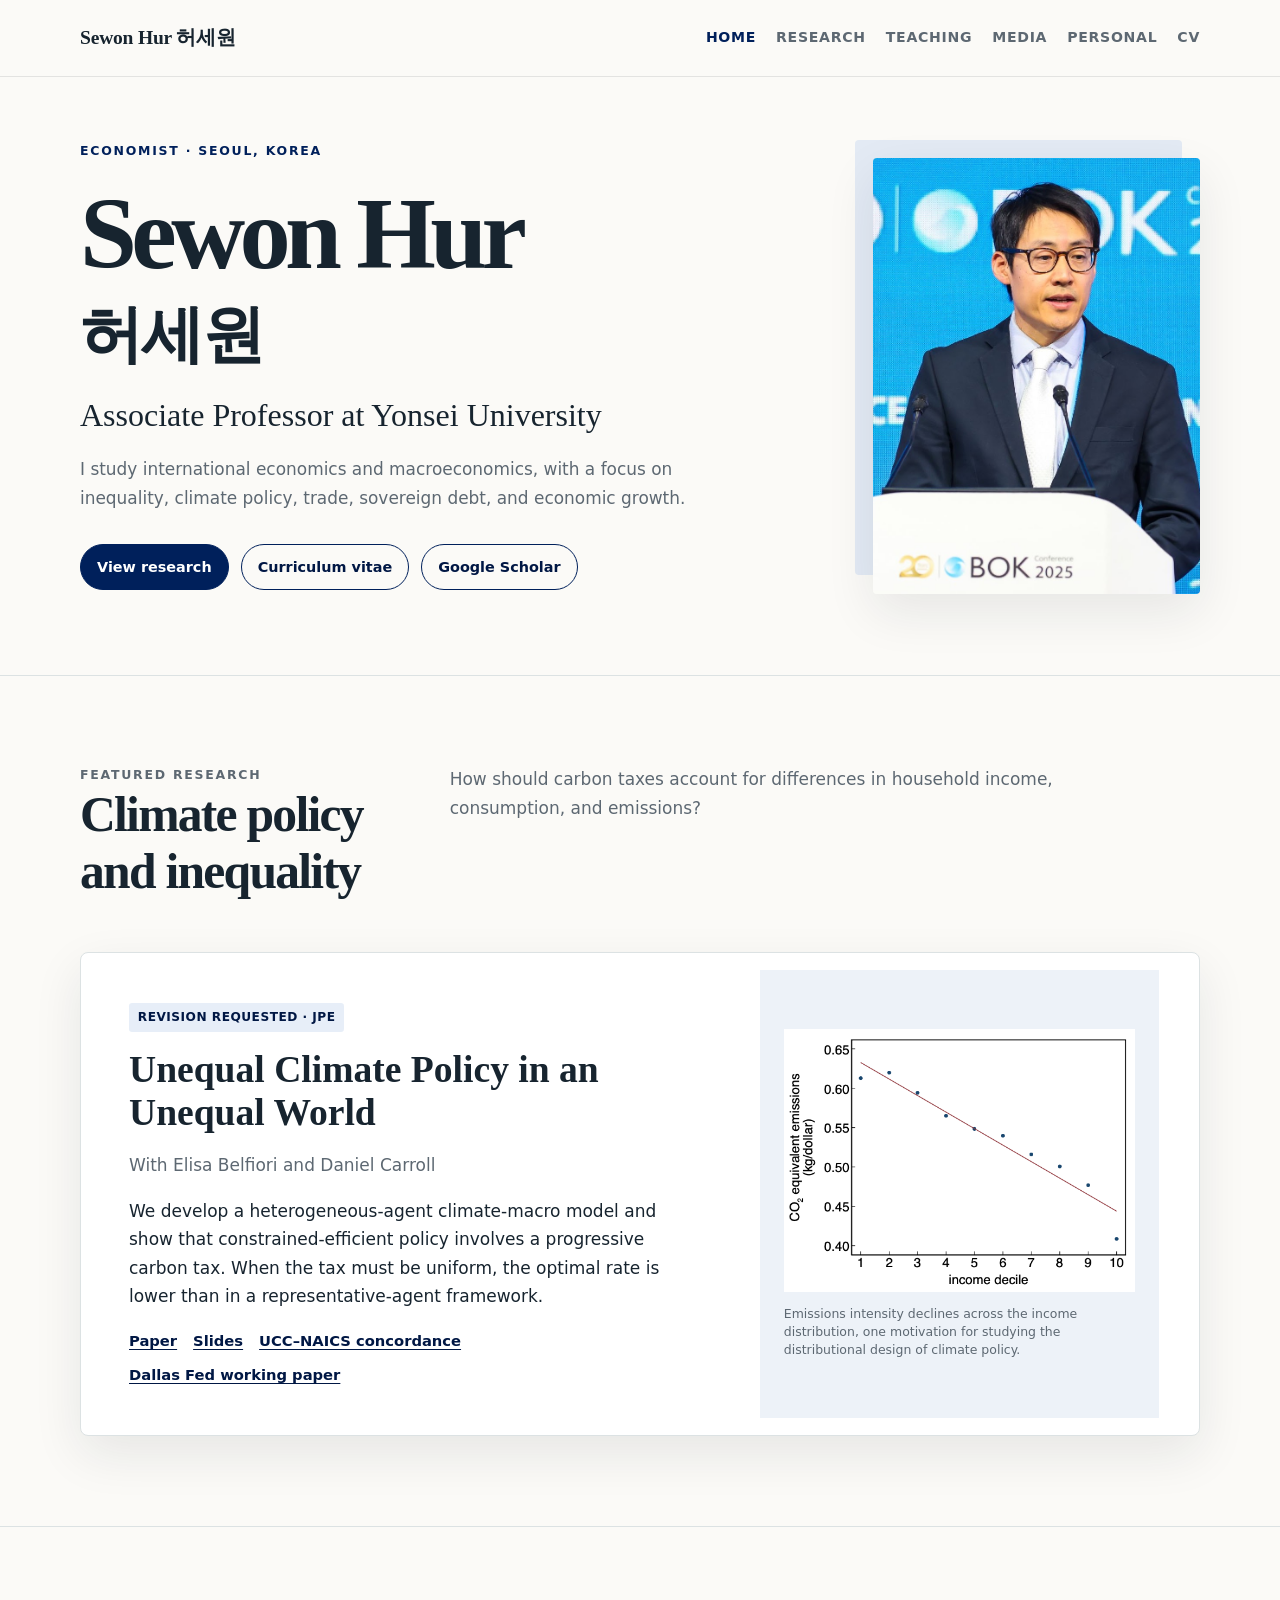
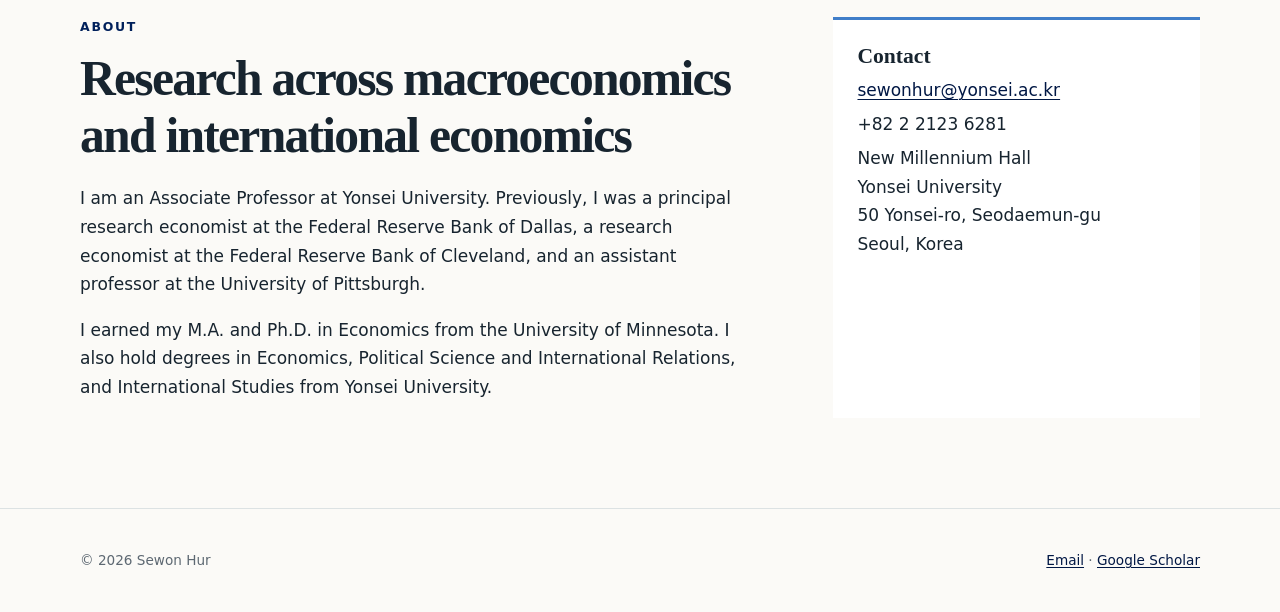
<file: index.html>
<!doctype html>
<html lang="en">
<head>
  <meta charset="utf-8">
  <meta name="viewport" content="width=device-width, initial-scale=1">
  <title>Sewon Hur | Economist at Yonsei University</title>
  <meta name="description" content="Sewon Hur is an economist and Associate Professor at Yonsei University researching international macroeconomics, trade, inequality, climate policy, and sovereign debt.">
  <link rel="canonical" href="https://www.sewonhur.com/">
  <meta property="og:type" content="website">
  <meta property="og:title" content="Sewon Hur | Economist at Yonsei University">
  <meta property="og:description" content="Research in international macroeconomics, trade, inequality, climate policy, and sovereign debt.">
  <meta property="og:url" content="https://www.sewonhur.com/">
  <meta property="og:image" content="https://www.sewonhur.com/assets/sewon-hur-social.jpg">
  <meta property="og:image:width" content="1200">
  <meta property="og:image:height" content="630">
  <meta property="og:image:alt" content="Sewon Hur speaking at the 2025 Bank of Korea International Conference">
  <meta name="twitter:card" content="summary_large_image">
  <meta name="twitter:image" content="https://www.sewonhur.com/assets/sewon-hur-social.jpg">
  <link rel="icon" href="/favicon.svg?v=2" type="image/svg+xml">
  <link rel="stylesheet" href="/styles.css">
  <script type="application/ld+json">
  {
    "@context": "https://schema.org",
    "@type": "Person",
    "name": "Sewon Hur",
    "alternateName": "허세원",
    "url": "https://www.sewonhur.com/",
    "image": "https://www.sewonhur.com/assets/sewon-hur-speaking.jpg",
    "jobTitle": "Associate Professor",
    "affiliation": {"@type": "CollegeOrUniversity", "name": "Yonsei University", "url": "https://www.yonsei.ac.kr/"},
    "email": "mailto:sewonhur@yonsei.ac.kr",
    "sameAs": [
      "https://scholar.google.com/citations?user=Eo81yaMAAAAJ&hl=en",
      "https://ideas.repec.org/f/phu375.html",
      "https://cepr.org/about/people/sewon-hur"
    ],
    "knowsAbout": ["International economics", "Macroeconomics", "International trade", "Climate policy", "Sovereign debt", "Economic inequality"]
  }
  </script>
</head>
<body>
  <a class="skip-link" href="#main">Skip to content</a>
  <header class="site-header">
    <div class="nav-wrap">
      <a class="site-name" href="/">Sewon Hur <span lang="ko">허세원</span></a>
      <nav class="site-nav" aria-label="Primary navigation">
        <a href="/" aria-current="page">Home</a>
        <a href="/research/">Research</a>
        <a href="/teaching/">Teaching</a>
        <a href="/media/">Media</a>
        <a href="/personal/">Personal</a>
        <a href="/assets/Sewon-Hur-CV.pdf">CV</a>
      </nav>
    </div>
  </header>

  <main id="main">
    <section class="hero">
      <div class="container hero-grid">
        <div class="hero-copy">
          <p class="eyebrow">Economist · Seoul, Korea</p>
          <h1>Sewon Hur <span lang="ko">허세원</span></h1>
          <p class="hero-role">Associate Professor at Yonsei University</p>
          <p class="hero-focus">I study international economics and macroeconomics, with a focus on inequality, climate policy, trade, sovereign debt, and economic growth.</p>
          <div class="actions">
            <a class="button" href="/research/">View research</a>
            <a class="button secondary" href="/assets/Sewon-Hur-CV.pdf">Curriculum vitae</a>
            <a class="button secondary" href="https://scholar.google.com/citations?user=Eo81yaMAAAAJ&amp;hl=en">Google Scholar</a>
          </div>
        </div>
        <figure class="portrait-frame">
          <img src="/assets/sewon-hur-speaking.jpg" width="755" height="1083" alt="Sewon Hur speaking at the Bank of Korea International Conference in 2025">
        </figure>
      </div>
    </section>

    <section class="section section-rule" aria-labelledby="featured-heading">
      <div class="container">
        <div class="section-heading">
          <div>
            <p class="eyebrow">Featured research</p>
            <h2 id="featured-heading">Climate policy and inequality</h2>
          </div>
          <p>How should carbon taxes account for differences in household income, consumption, and emissions?</p>
        </div>

        <article class="feature-card">
          <div class="feature-copy">
            <span class="status">Revision requested · JPE</span>
            <h3>Unequal Climate Policy in an Unequal World</h3>
            <p class="authors">With Elisa Belfiori and Daniel Carroll</p>
            <p>We develop a heterogeneous-agent climate-macro model and show that constrained-efficient policy involves a progressive carbon tax. When the tax must be uniform, the optimal rate is lower than in a representative-agent framework.</p>
            <div class="paper-links">
              <a href="https://papers.sewonhur.com/BCH-climate-draft.pdf">Paper</a>
              <a href="https://papers.sewonhur.com/BCH-climate-slides.pdf">Slides</a>
              <a href="/personal/ucc-naics.csv">UCC–NAICS concordance</a>
              <a href="https://www.dallasfed.org/research/international/wpapers/2024/0427">Dallas Fed working paper</a>
            </div>
          </div>
          <figure class="feature-figure">
            <img src="/assets/emissions-by-income.png" width="579" height="434" alt="Carbon dioxide equivalent emissions per dollar decline across income deciles">
            <figcaption>Emissions intensity declines across the income distribution, one motivation for studying the distributional design of climate policy.</figcaption>
          </figure>
        </article>
      </div>
    </section>

    <section class="section section-rule" aria-labelledby="about-heading">
      <div class="container bio-grid">
        <div>
          <p class="eyebrow">About</p>
          <h2 id="about-heading">Research across macroeconomics and international economics</h2>
          <p>I am an Associate Professor at Yonsei University. Previously, I was a principal research economist at the Federal Reserve Bank of Dallas, a research economist at the Federal Reserve Bank of Cleveland, and an assistant professor at the University of Pittsburgh.</p>
          <p>I earned my M.A. and Ph.D. in Economics from the University of Minnesota. I also hold degrees in Economics, Political Science and International Relations, and International Studies from Yonsei University.</p>
        </div>
        <aside class="contact-card" aria-label="Contact information">
          <h3>Contact</h3>
          <p><a href="mailto:sewonhur@yonsei.ac.kr">sewonhur@yonsei.ac.kr</a></p>
          <p>+82 2 2123 6281</p>
          <p>New Millennium Hall<br>Yonsei University<br>50 Yonsei-ro, Seodaemun-gu<br>Seoul, Korea</p>
        </aside>
      </div>
    </section>
  </main>

  <footer class="site-footer">
    <div class="container footer-wrap">
      <span>© 2026 Sewon Hur</span>
      <span><a href="mailto:sewonhur@yonsei.ac.kr">Email</a> · <a href="https://scholar.google.com/citations?user=Eo81yaMAAAAJ&amp;hl=en">Google Scholar</a></span>
    </div>
  </footer>
</body>
</html>
</file>
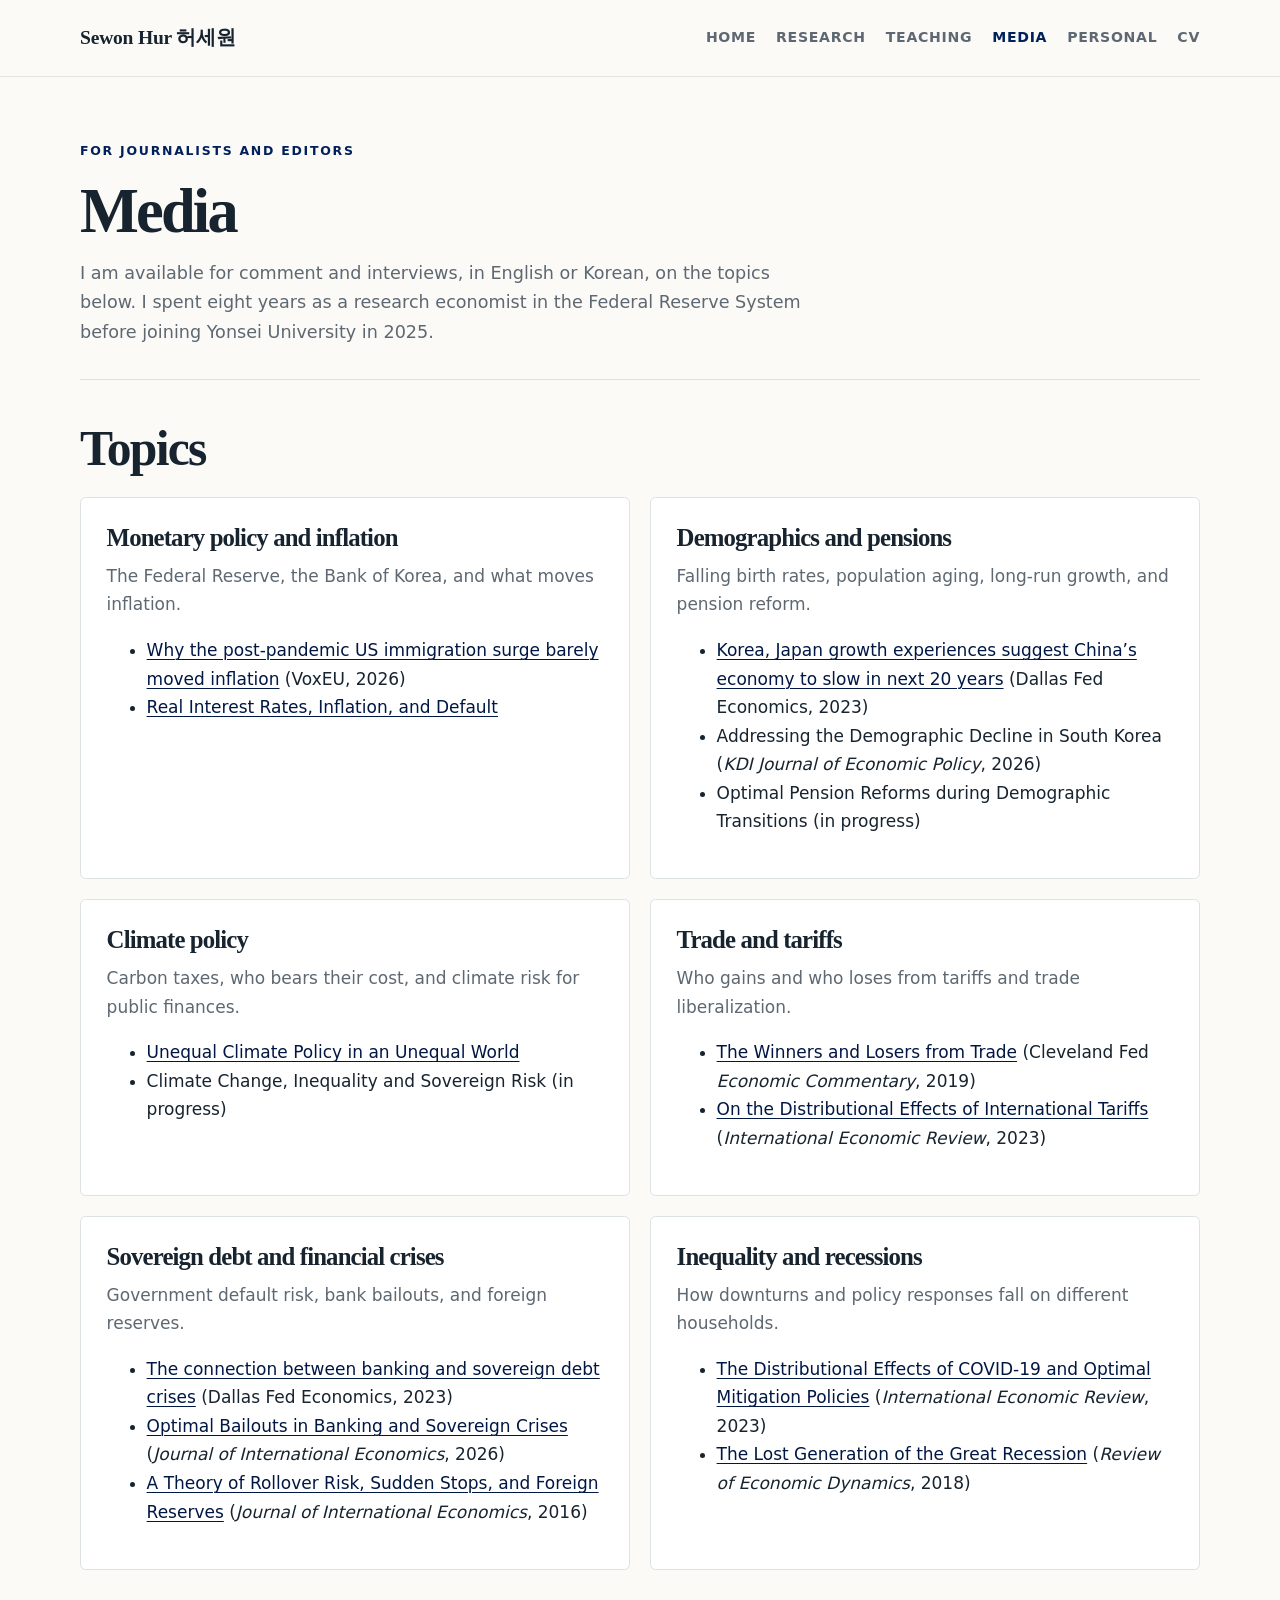
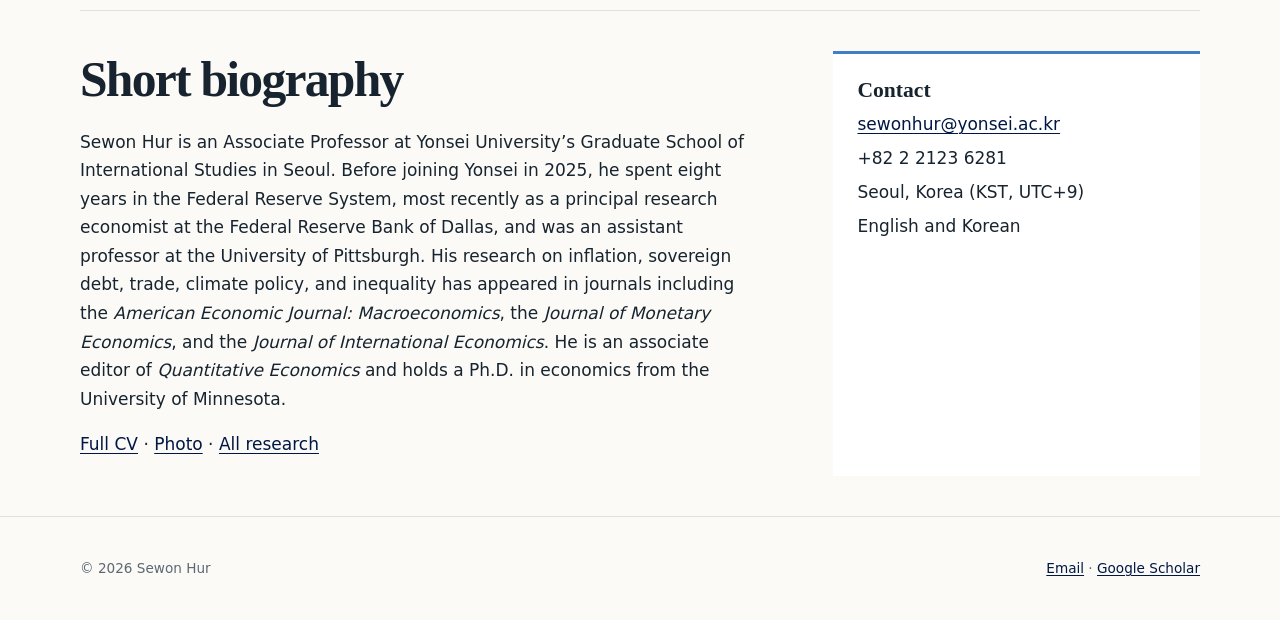
<file: media/index.html>
<!doctype html>
<html lang="en">
<head>
  <meta charset="utf-8"><meta name="viewport" content="width=device-width, initial-scale=1">
  <title>Media | Sewon Hur</title>
  <meta name="description" content="Sewon Hur, economist at Yonsei University and former Federal Reserve economist, is available for comment on monetary policy, inflation, Korea's demographics and pensions, climate policy, trade, and sovereign debt.">
  <link rel="canonical" href="https://www.sewonhur.com/media/">
  <meta property="og:title" content="Media | Sewon Hur"><meta property="og:url" content="https://www.sewonhur.com/media/"><meta property="og:type" content="website">
  <meta property="og:description" content="Topics, short biography, and contact details for journalists and editors.">
  <meta property="og:image" content="https://www.sewonhur.com/assets/sewon-hur-social.jpg">
  <meta property="og:image:width" content="1200"><meta property="og:image:height" content="630">
  <meta property="og:image:alt" content="Sewon Hur speaking at the 2025 Bank of Korea International Conference">
  <meta name="twitter:card" content="summary_large_image"><meta name="twitter:image" content="https://www.sewonhur.com/assets/sewon-hur-social.jpg">
  <link rel="icon" href="/favicon.svg?v=2" type="image/svg+xml">
  <link rel="stylesheet" href="/styles.css">
</head>
<body>
  <a class="skip-link" href="#main">Skip to content</a>
  <header class="site-header"><div class="nav-wrap"><a class="site-name" href="/">Sewon Hur <span lang="ko">허세원</span></a><nav class="site-nav" aria-label="Primary navigation"><a href="/">Home</a><a href="/research/">Research</a><a href="/teaching/">Teaching</a><a href="/media/" aria-current="page">Media</a><a href="/personal/">Personal</a><a href="/assets/Sewon-Hur-CV.pdf">CV</a></nav></div></header>
  <main id="main" class="container">
    <header class="page-header">
      <p class="eyebrow">For journalists and editors</p>
      <h1 class="page-title">Media</h1>
      <p class="page-intro">I am available for comment and interviews, in English or Korean, on the topics below. I spent eight years as a research economist in the Federal Reserve System before joining Yonsei University in 2025.</p>
    </header>

    <section class="research-section" aria-labelledby="topics">
      <h2 id="topics">Topics</h2>
      <div class="teaching-grid">
        <section class="teaching-card">
          <h2>Monetary policy and inflation</h2>
          <p>The Federal Reserve, the Bank of Korea, and what moves inflation.</p>
          <ul>
            <li><a href="https://cepr.org/voxeu/columns/why-post-pandemic-us-immigration-surge-barely-moved-inflation">Why the post-pandemic US immigration surge barely moved inflation</a> (VoxEU, 2026)</li>
            <li><a href="https://papers.sewonhur.com/HKP_inflation_draft.pdf">Real Interest Rates, Inflation, and Default</a></li>
          </ul>
        </section>
        <section class="teaching-card">
          <h2>Demographics and pensions</h2>
          <p>Falling birth rates, population aging, long-run growth, and pension reform.</p>
          <ul>
            <li><a href="https://www.dallasfed.org/research/economics/2023/1114">Korea, Japan growth experiences suggest China’s economy to slow in next 20 years</a> (Dallas Fed Economics, 2023)</li>
            <li>Addressing the Demographic Decline in South Korea (<em>KDI Journal of Economic Policy</em>, 2026)</li>
            <li>Optimal Pension Reforms during Demographic Transitions (in progress)</li>
          </ul>
        </section>
        <section class="teaching-card">
          <h2>Climate policy</h2>
          <p>Carbon taxes, who bears their cost, and climate risk for public finances.</p>
          <ul>
            <li><a href="https://papers.sewonhur.com/BCH-climate-draft.pdf">Unequal Climate Policy in an Unequal World</a></li>
            <li>Climate Change, Inequality and Sovereign Risk (in progress)</li>
          </ul>
        </section>
        <section class="teaching-card">
          <h2>Trade and tariffs</h2>
          <p>Who gains and who loses from tariffs and trade liberalization.</p>
          <ul>
            <li><a href="https://www.clevelandfed.org/en/newsroom-and-events/publications/economic-commentary/2019-economic-commentaries/ec-201915-winners-and-losers-from-trade.aspx">The Winners and Losers from Trade</a> (Cleveland Fed <em>Economic Commentary</em>, 2019)</li>
            <li><a href="https://doi.org/10.1111/iere.12648">On the Distributional Effects of International Tariffs</a> (<em>International Economic Review</em>, 2023)</li>
          </ul>
        </section>
        <section class="teaching-card">
          <h2>Sovereign debt and financial crises</h2>
          <p>Government default risk, bank bailouts, and foreign reserves.</p>
          <ul>
            <li><a href="https://www.dallasfed.org/research/economics/2023/0530">The connection between banking and sovereign debt crises</a> (Dallas Fed Economics, 2023)</li>
            <li><a href="https://doi.org/10.1016/j.jinteco.2026.104283">Optimal Bailouts in Banking and Sovereign Crises</a> (<em>Journal of International Economics</em>, 2026)</li>
            <li><a href="https://doi.org/10.1016/j.jinteco.2016.08.006">A Theory of Rollover Risk, Sudden Stops, and Foreign Reserves</a> (<em>Journal of International Economics</em>, 2016)</li>
          </ul>
        </section>
        <section class="teaching-card">
          <h2>Inequality and recessions</h2>
          <p>How downturns and policy responses fall on different households.</p>
          <ul>
            <li><a href="https://doi.org/10.1111/iere.12601">The Distributional Effects of COVID-19 and Optimal Mitigation Policies</a> (<em>International Economic Review</em>, 2023)</li>
            <li><a href="https://doi.org/10.1016/j.red.2018.05.004">The Lost Generation of the Great Recession</a> (<em>Review of Economic Dynamics</em>, 2018)</li>
          </ul>
        </section>
      </div>
    </section>

    <section class="research-section" aria-labelledby="bio">
      <div class="bio-grid">
        <div>
          <h2 id="bio">Short biography</h2>
          <p>Sewon Hur is an Associate Professor at Yonsei University’s Graduate School of International Studies in Seoul. Before joining Yonsei in 2025, he spent eight years in the Federal Reserve System, most recently as a principal research economist at the Federal Reserve Bank of Dallas, and was an assistant professor at the University of Pittsburgh. His research on inflation, sovereign debt, trade, climate policy, and inequality has appeared in journals including the <em>American Economic Journal: Macroeconomics</em>, the <em>Journal of Monetary Economics</em>, and the <em>Journal of International Economics</em>. He is an associate editor of <em>Quantitative Economics</em> and holds a Ph.D. in economics from the University of Minnesota.</p>
          <p><a href="/assets/Sewon-Hur-CV.pdf">Full CV</a> · <a href="/assets/sewon-hur-speaking.jpg">Photo</a> · <a href="/research/">All research</a></p>
        </div>
        <aside class="contact-card" aria-label="Media contact">
          <h3>Contact</h3>
          <p><a href="mailto:sewonhur@yonsei.ac.kr">sewonhur@yonsei.ac.kr</a></p>
          <p>+82 2 2123 6281</p>
          <p>Seoul, Korea (KST, UTC+9)</p>
          <p>English and Korean</p>
        </aside>
      </div>
    </section>
  </main>
  <footer class="site-footer"><div class="container footer-wrap"><span>© 2026 Sewon Hur</span><span><a href="mailto:sewonhur@yonsei.ac.kr">Email</a> · <a href="https://scholar.google.com/citations?user=Eo81yaMAAAAJ&amp;hl=en">Google Scholar</a></span></div></footer>
</body>
</html>
</file>
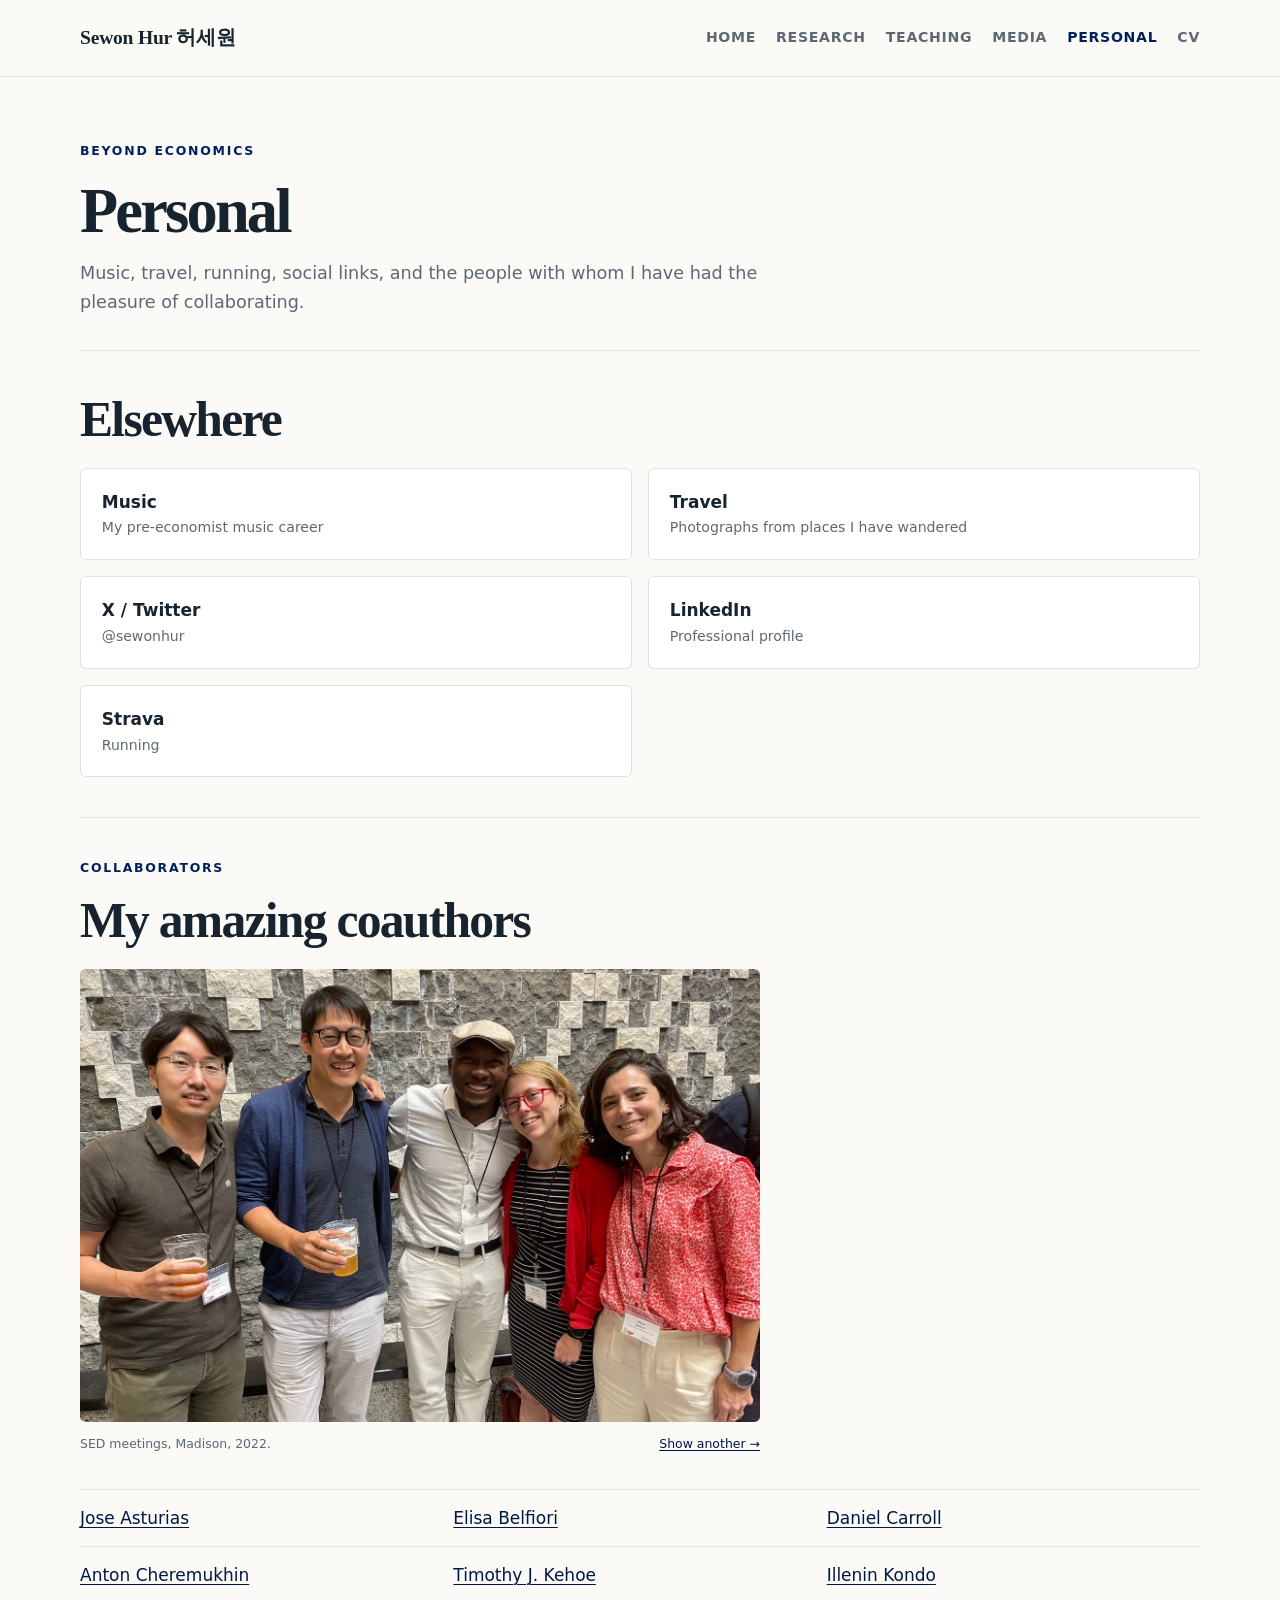
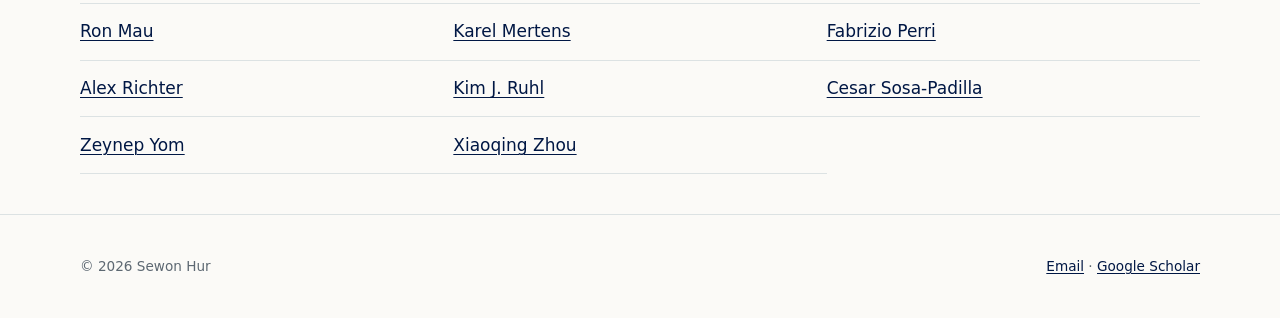
<file: personal/index.html>
<!doctype html>
<html lang="en">
<head>
  <meta charset="utf-8"><meta name="viewport" content="width=device-width, initial-scale=1">
  <title>Personal | Sewon Hur</title>
  <meta name="description" content="Personal links and interests of Sewon Hur.">
  <link rel="canonical" href="https://www.sewonhur.com/personal/">
  <meta property="og:title" content="Personal | Sewon Hur"><meta property="og:url" content="https://www.sewonhur.com/personal/"><meta property="og:type" content="website">
  <meta property="og:description" content="Personal links, music, travel photography, and collaborators of economist Sewon Hur.">
  <meta property="og:image" content="https://www.sewonhur.com/assets/sewon-hur-social.jpg">
  <meta property="og:image:width" content="1200"><meta property="og:image:height" content="630">
  <meta property="og:image:alt" content="Sewon Hur speaking at the 2025 Bank of Korea International Conference">
  <meta name="twitter:card" content="summary_large_image"><meta name="twitter:image" content="https://www.sewonhur.com/assets/sewon-hur-social.jpg">
  <link rel="icon" href="/favicon.svg?v=2" type="image/svg+xml">
  <link rel="stylesheet" href="/styles.css">
</head>
<body>
  <a class="skip-link" href="#main">Skip to content</a>
  <header class="site-header"><div class="nav-wrap"><a class="site-name" href="/">Sewon Hur <span lang="ko">허세원</span></a><nav class="site-nav" aria-label="Primary navigation"><a href="/">Home</a><a href="/research/">Research</a><a href="/teaching/">Teaching</a><a href="/media/">Media</a><a href="/personal/" aria-current="page">Personal</a><a href="/assets/Sewon-Hur-CV.pdf">CV</a></nav></div></header>
  <main id="main" class="container">
    <header class="page-header"><p class="eyebrow">Beyond economics</p><h1 class="page-title">Personal</h1><p class="page-intro">Music, travel, running, social links, and the people with whom I have had the pleasure of collaborating.</p></header>

    <section class="research-section" aria-labelledby="personal-links">
      <h2 id="personal-links">Elsewhere</h2>
      <ul class="link-grid">
        <li class="link-card"><a href="/personal/music/"><strong>Music</strong></a><p>My pre-economist music career</p></li>
        <li class="link-card"><a href="/personal/travel/"><strong>Travel</strong></a><p>Photographs from places I have wandered</p></li>
        <li class="link-card"><a href="https://twitter.com/sewonhur"><strong>X / Twitter</strong></a><p>@sewonhur</p></li>
        <li class="link-card"><a href="https://www.linkedin.com/in/sewon-hur-a59b67a1/"><strong>LinkedIn</strong></a><p>Professional profile</p></li>
        <li class="link-card"><a href="https://www.strava.com/athletes/sewonhur"><strong>Strava</strong></a><p>Running</p></li>
      </ul>
    </section>

    <section class="research-section" aria-labelledby="coauthors">
      <p class="eyebrow">Collaborators</p>
      <h2 id="coauthors">My amazing coauthors</h2>
      <figure class="snapshot">
        <img id="snapshot-img" src="/assets/coauthors/saet-rio-tim.jpg" width="1400" height="933" loading="lazy" alt="Timothy Kehoe in a panama hat talking with Sewon Hur at the SAET conference">
        <figcaption>
          <span id="snapshot-caption" aria-live="polite">With Timothy Kehoe at SAET, Rio de Janeiro, 2026.</span>
          <button id="snapshot-next" class="snapshot-next" type="button">Show another →</button>
        </figcaption>
      </figure>
      <div class="name-grid">
        <a href="https://www.jasturias.com/index.html">Jose Asturias</a>
        <a href="https://sites.google.com/site/elisabelfiori/home">Elisa Belfiori</a>
        <a href="https://dcarrollecon.github.io/">Daniel Carroll</a>
        <a href="https://chertosha.com/hw/wp.html">Anton Cheremukhin</a>
        <a href="https://www.econ.umn.edu/~tkehoe/">Timothy J. Kehoe</a>
        <a href="https://www.illenin.com/">Illenin Kondo</a>
        <a href="https://sites.google.com/view/ronmau">Ron Mau</a>
        <a href="https://karelmertens.com/">Karel Mertens</a>
        <a href="http://www.fperri.net/">Fabrizio Perri</a>
        <a href="https://alexrichterecon.com/">Alex Richter</a>
        <a href="https://www.kimjruhl.com/">Kim J. Ruhl</a>
        <a href="https://sosapadilla.github.io/">Cesar Sosa-Padilla</a>
        <a href="https://www.zeynepyom.com/">Zeynep Yom</a>
        <a href="https://sites.google.com/a/umich.edu/xqzhou/">Xiaoqing Zhou</a>
      </div>
    </section>
  </main>
  <footer class="site-footer"><div class="container footer-wrap"><span>© 2026 Sewon Hur</span><span><a href="mailto:sewonhur@yonsei.ac.kr">Email</a> · <a href="https://scholar.google.com/citations?user=Eo81yaMAAAAJ&amp;hl=en">Google Scholar</a></span></div></footer>
  <script>
    (() => {
      const snapshots = [
        {src: "saet-rio-tim.jpg", w: 1400, h: 933, pos: "center", caption: "With Timothy Kehoe at SAET, Rio de Janeiro, 2026.", alt: "Timothy Kehoe in a panama hat talking with Sewon Hur at the SAET conference"},
        {src: "saet-rio-dinner.jpg", w: 1400, h: 933, pos: "center", caption: "Dinner with Illenin Kondo at SAET, Rio de Janeiro, 2026.", alt: "Illenin Kondo laughing at a conference dinner table"},
        {src: "world-congress-seoul.jpg", w: 1386, h: 1400, pos: "center 55%", caption: "Econometric Society World Congress, Seoul, 2025.", alt: "Group of economists posing at night on a neon-lit street in Seoul"},
        {src: "target-field.jpg", w: 1050, h: 1400, pos: "center 55%", caption: "Twins game at Target Field with Timothy Kehoe, 2026.", alt: "Selfie with Timothy Kehoe and friends in the stands at Target Field"},
        {src: "cleveland-game.jpg", w: 1400, h: 1270, pos: "center 45%", caption: "Guardians–Twins game in Cleveland, with Daniel Carroll, Dirk Krueger, and friends.", alt: "Row of smiling economists in the stands at a baseball game in Cleveland"},
        {src: "sed-madison-lunch.jpg", w: 1400, h: 1050, pos: "center 40%", caption: "Lunch on the lake at the SED meetings, Madison, 2022.", alt: "Group selfie over boxed lunches on a lakeside terrace in Madison"},
        {src: "sed-madison-group.jpg", w: 1400, h: 1050, pos: "center 30%", caption: "SED meetings, Madison, 2022.", alt: "Five economists with conference badges smiling in front of a stone wall"},
        {src: "sed-toulouse-reception-2016.JPG", w: 1440, h: 960, pos: "center", caption: "Reception at the SED meetings, Toulouse, 2016.", alt: "Sewon Hur laughing with colleagues at a conference reception in Toulouse"}
      ];
      const img = document.getElementById("snapshot-img");
      const cap = document.getElementById("snapshot-caption");
      const btn = document.getElementById("snapshot-next");
      const show = (n) => {
        const s = snapshots[n];
        img.src = "/assets/coauthors/" + s.src;
        img.width = s.w;
        img.height = s.h;
        img.alt = s.alt;
        img.style.objectPosition = s.pos;
        cap.textContent = s.caption;
      };
      let i = Math.floor(Math.random() * snapshots.length);
      show(i);
      btn.addEventListener("click", () => {
        i = (i + 1) % snapshots.length;
        show(i);
      });
    })();
  </script>
</body>
</html>
</file>
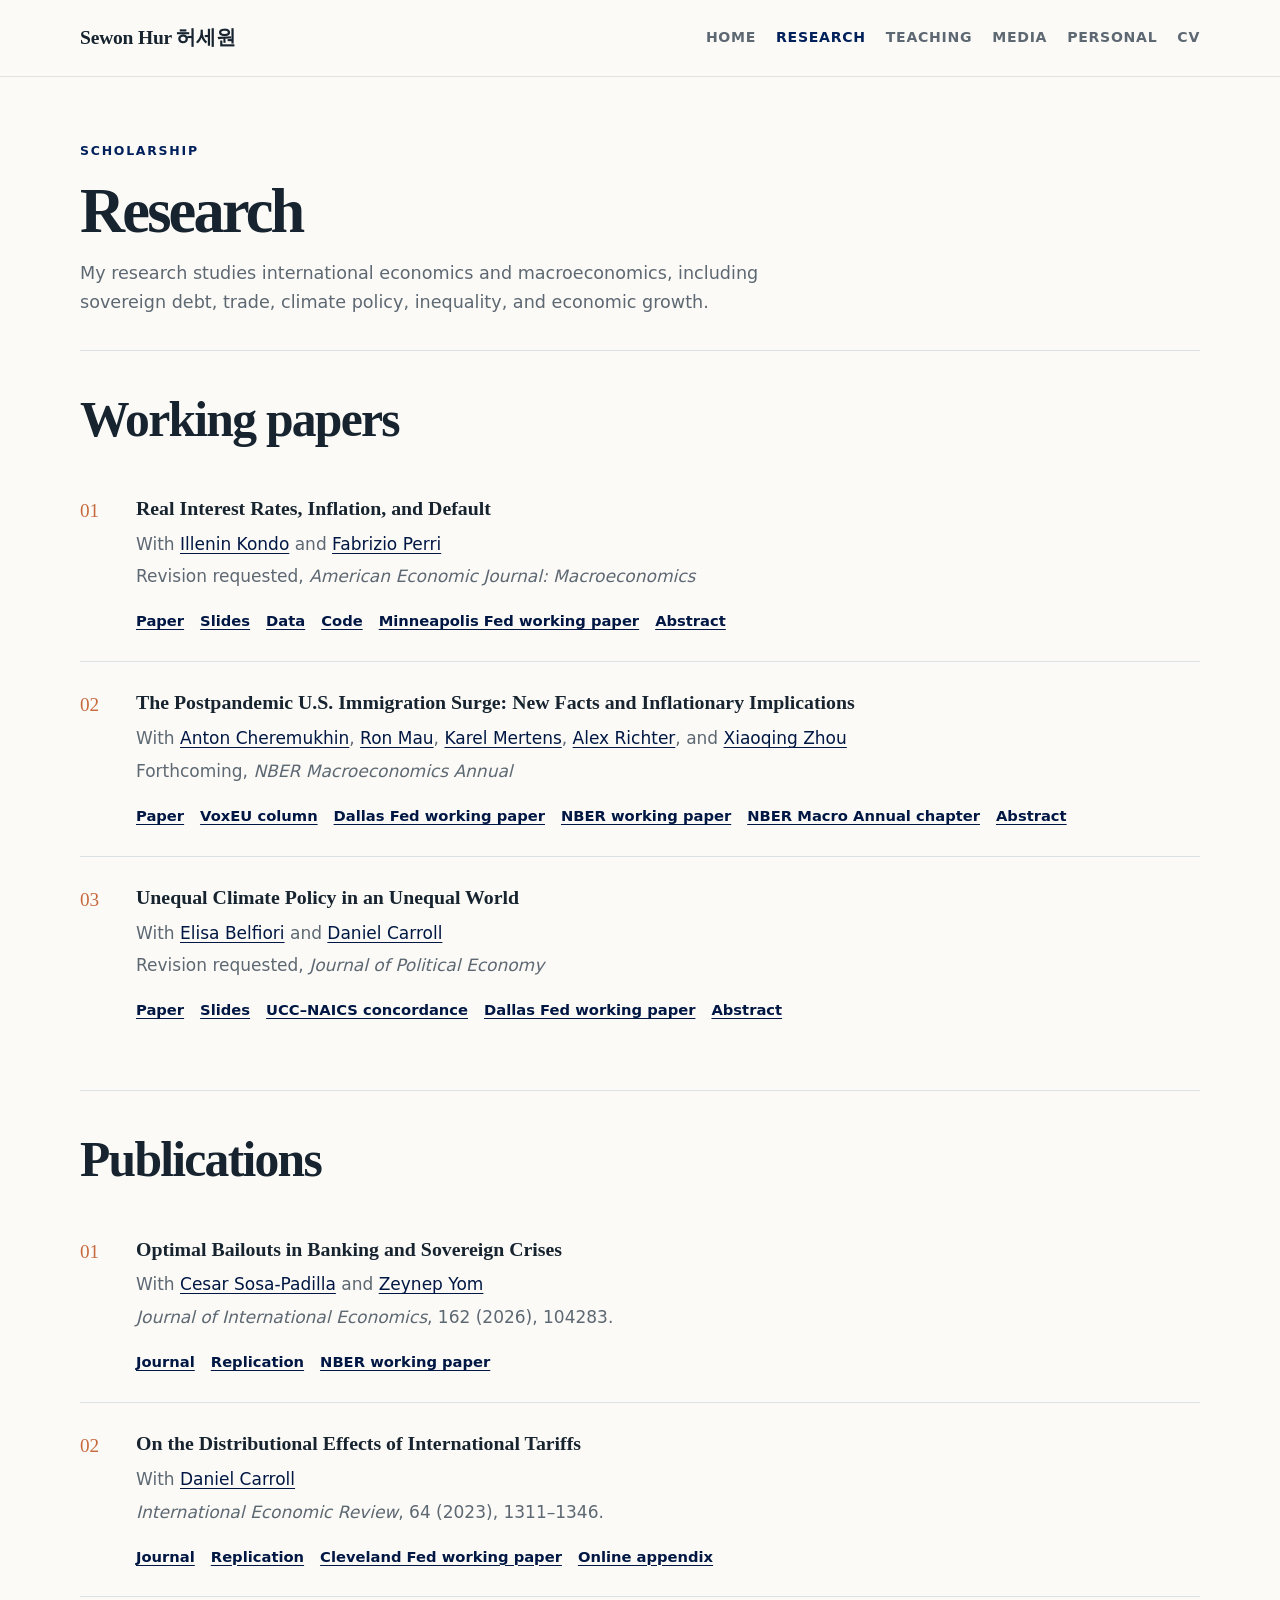
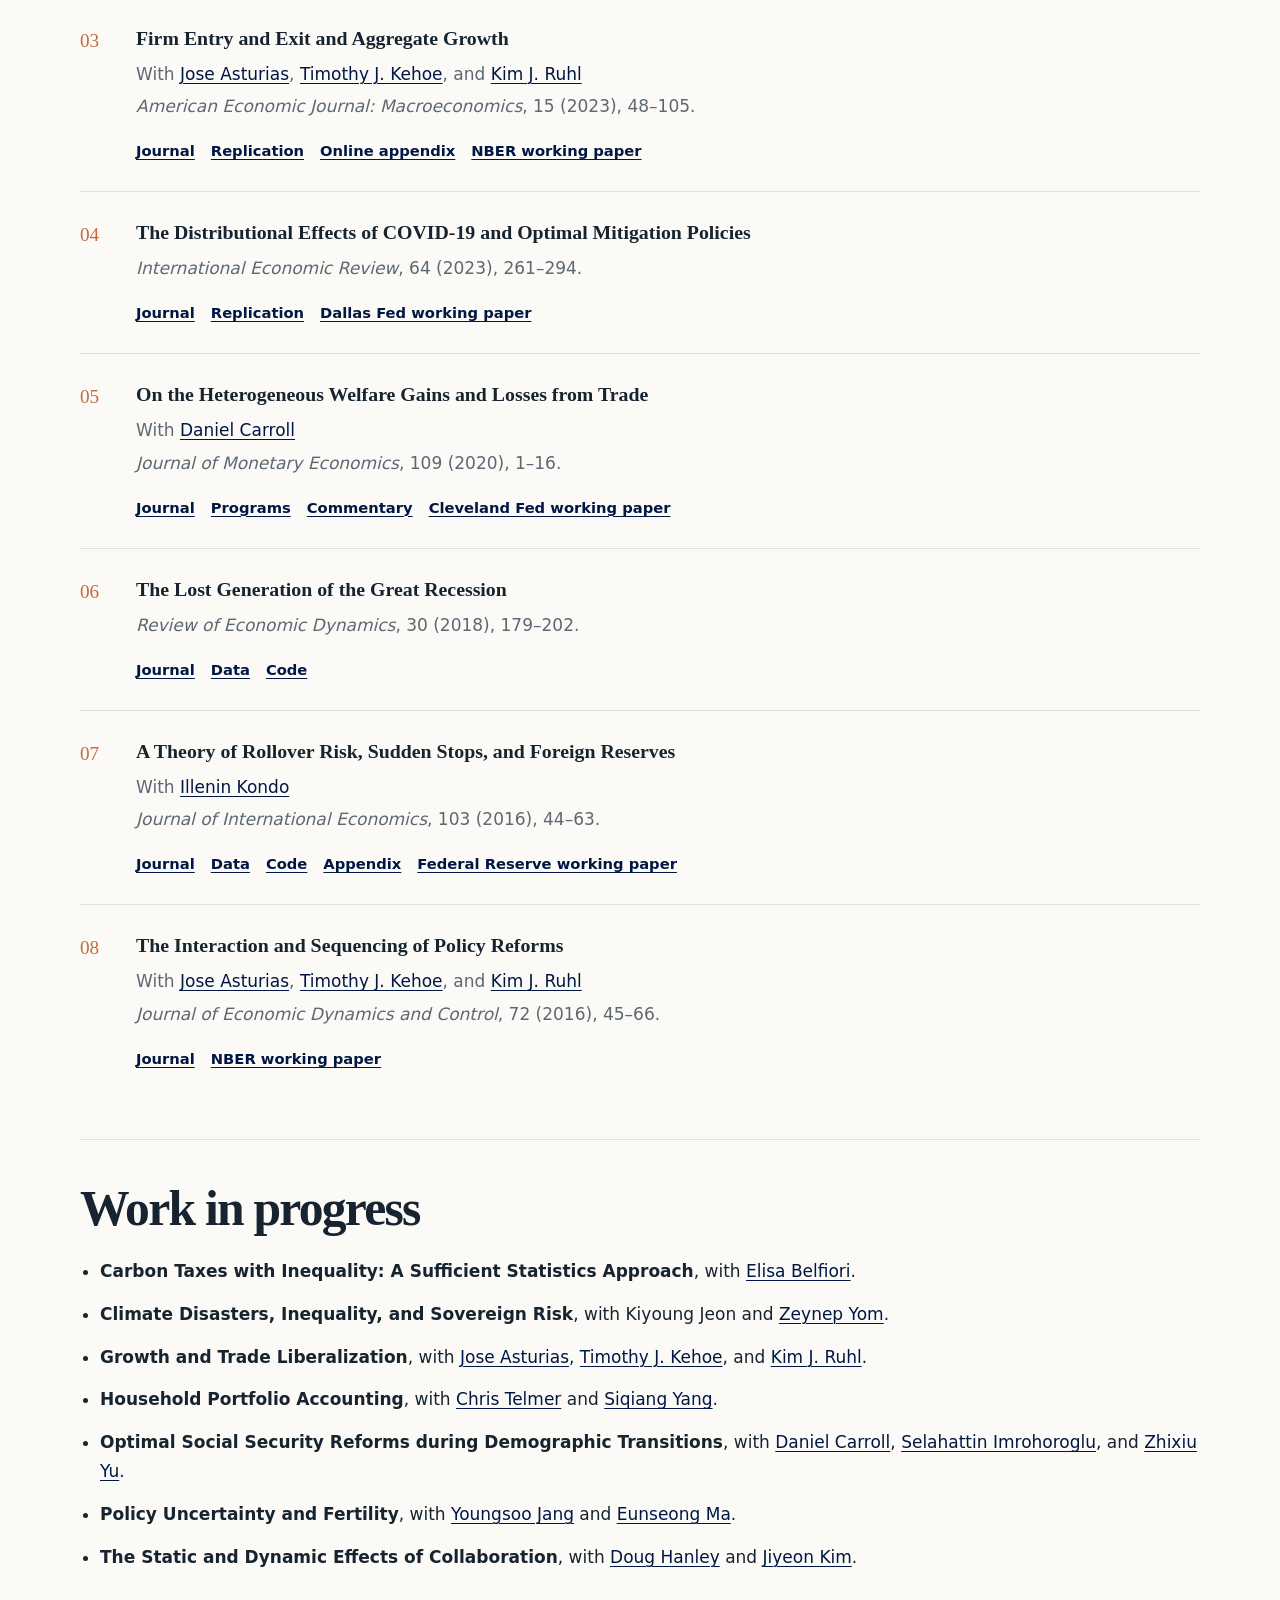
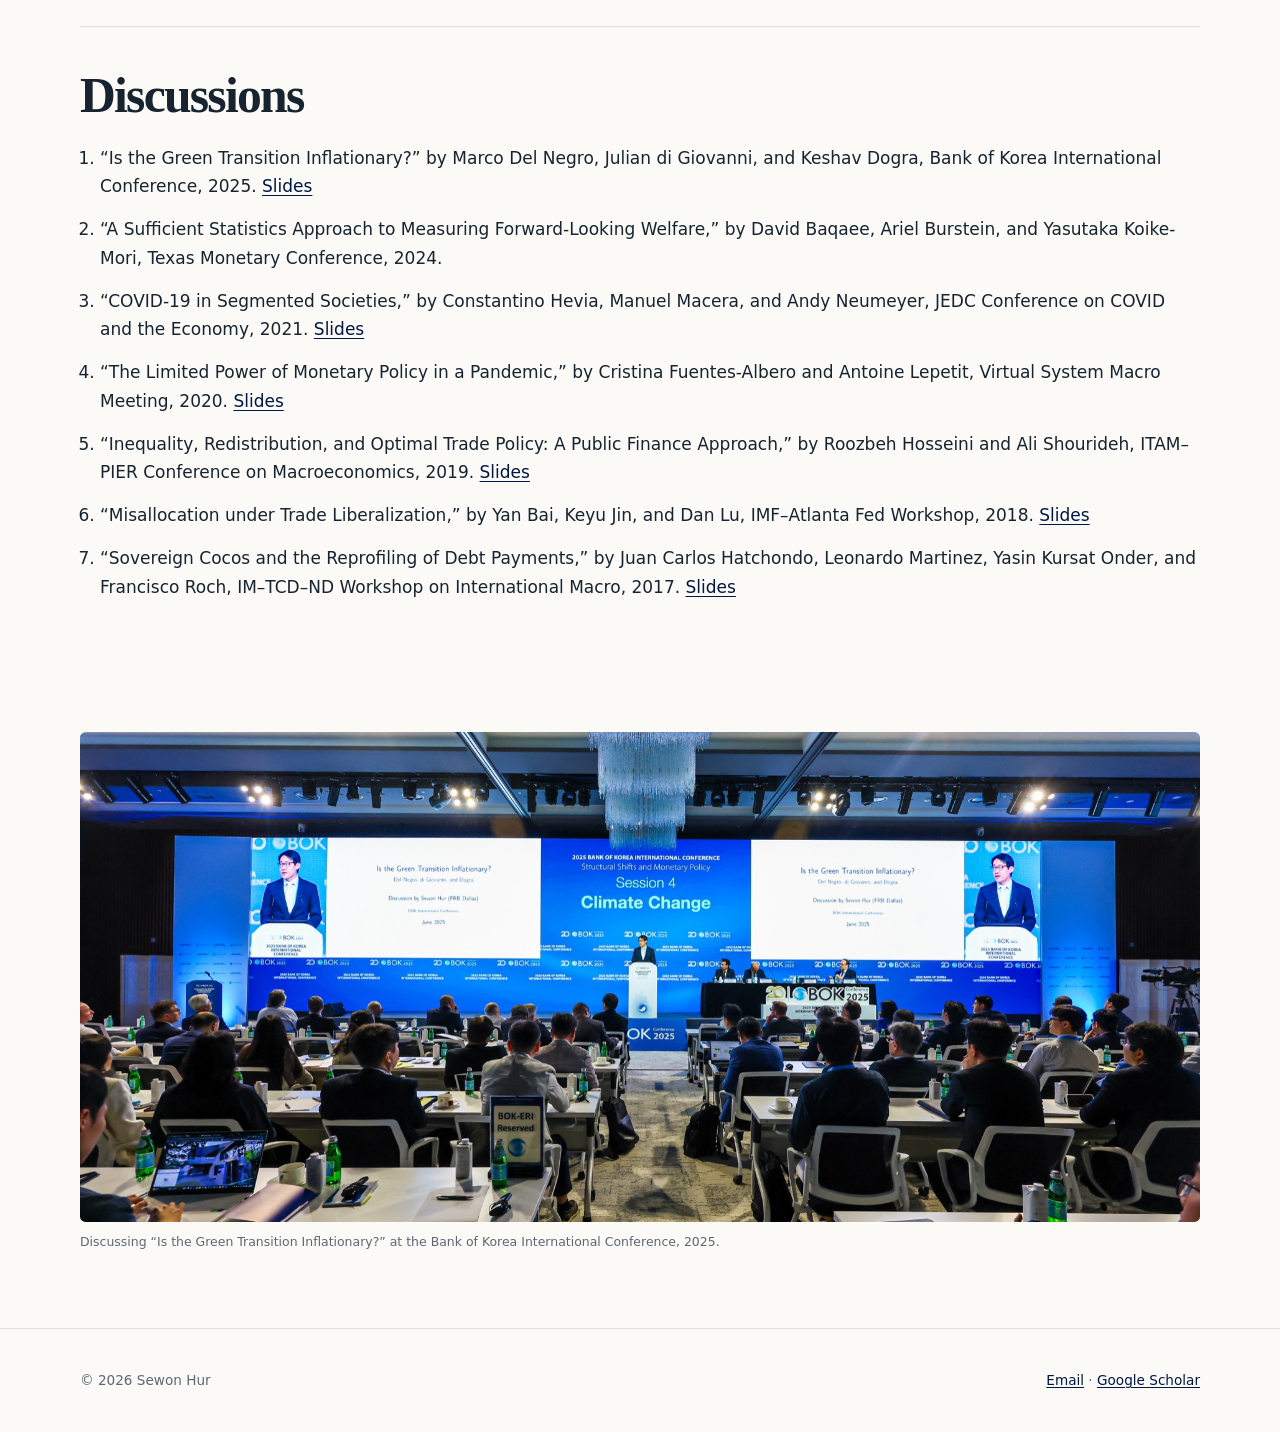
<file: research/index.html>
<!doctype html>
<html lang="en">
<head>
  <meta charset="utf-8">
  <meta name="viewport" content="width=device-width, initial-scale=1">
  <title>Research | Sewon Hur</title>
  <meta name="description" content="Working papers, publications, projects, and discussions by economist Sewon Hur.">
  <link rel="canonical" href="https://www.sewonhur.com/research/">
  <meta property="og:title" content="Research | Sewon Hur">
  <meta property="og:description" content="Research in international macroeconomics, trade, inequality, climate policy, and sovereign debt.">
  <meta property="og:url" content="https://www.sewonhur.com/research/">
  <meta property="og:type" content="website">
  <meta property="og:image" content="https://www.sewonhur.com/assets/sewon-hur-social.jpg">
  <meta property="og:image:width" content="1200">
  <meta property="og:image:height" content="630">
  <meta property="og:image:alt" content="Sewon Hur speaking at the 2025 Bank of Korea International Conference">
  <meta name="twitter:card" content="summary_large_image">
  <meta name="twitter:image" content="https://www.sewonhur.com/assets/sewon-hur-social.jpg">
  <link rel="icon" href="/favicon.svg?v=2" type="image/svg+xml">
  <link rel="stylesheet" href="/styles.css">
</head>
<body>
  <a class="skip-link" href="#main">Skip to content</a>
  <header class="site-header"><div class="nav-wrap">
    <a class="site-name" href="/">Sewon Hur <span lang="ko">허세원</span></a>
    <nav class="site-nav" aria-label="Primary navigation">
      <a href="/">Home</a><a href="/research/" aria-current="page">Research</a><a href="/teaching/">Teaching</a><a href="/media/">Media</a><a href="/personal/">Personal</a><a href="/assets/Sewon-Hur-CV.pdf">CV</a>
    </nav>
  </div></header>

  <main id="main" class="container">
    <header class="page-header">
      <p class="eyebrow">Scholarship</p>
      <h1 class="page-title">Research</h1>
      <p class="page-intro">My research studies international economics and macroeconomics, including sovereign debt, trade, climate policy, inequality, and economic growth.</p>
    </header>

    <section class="research-section" aria-labelledby="working-papers">
      <h2 id="working-papers">Working papers</h2>
      <ol class="research-list">
        <li class="research-item"><span class="item-number">01</span><article>
          <h3><a class="research-title" href="https://papers.sewonhur.com/HKP_inflation_draft.pdf">Real Interest Rates, Inflation, and Default</a></h3>
          <p class="authors">With <a href="https://www.illenin.com/">Illenin Kondo</a> and <a href="http://www.fperri.net/">Fabrizio Perri</a></p>
          <p class="meta">Revision requested, <em>American Economic Journal: Macroeconomics</em></p>
          <div class="paper-links"><a href="https://papers.sewonhur.com/HKP_inflation_draft.pdf">Paper</a><a href="https://papers.sewonhur.com/HKP_inflation_slides.pdf">Slides</a><a href="https://papers.sewonhur.com/HKP_inflation_data.zip">Data</a><a href="https://papers.sewonhur.com/HKP_programs.zip">Code</a><a href="https://doi.org/10.21034/sr.574">Minneapolis Fed working paper</a><button class="paper-abstract-toggle" type="button" aria-expanded="false" aria-controls="abstract-inflation">Abstract</button></div>
          <div class="paper-abstract" id="abstract-inflation" hidden><p>Nominal bonds issued by governments carry two major risks: inflation and default. The main contribution of this paper is to show how the process for inflation affects the pricing of these two risks. When inflation is procyclical, nominal bonds pay out more in bad times, making them a good hedge against aggregate risk. This implies that, in the absence of default risk, procyclical inflation lowers real rates on nominal bonds. However, procyclical inflation implies that the government needs to make larger (real) payments in bad times, which can increase default risk and thus push up real interest rates. Data from a panel of advanced economies support these predicted patterns of real rates, inflation cyclicality, and default risk. Finally, we turn to a calibrated model to quantify the welfare consequences of inflation cyclicality and to investigate how real rates respond to increases in inflation risk and default risk. While a surge in inflation risk can reduce spreads in the procyclical economy because of improved hedging properties; the opposite is true in the countercyclical economy. However, when default risk is material, higher inflation risk—especially in procyclical economies—can cause larger spikes in borrowing costs in response to increased default probabilities.</p></div>
        </article></li>
        <li class="research-item"><span class="item-number">02</span><article>
          <h3><a class="research-title" href="https://papers.sewonhur.com/immigration-draft.pdf">The Postpandemic U.S. Immigration Surge: New Facts and Inflationary Implications</a></h3>
          <p class="authors">With <a href="https://chertosha.com/hw/wp.html">Anton Cheremukhin</a>, <a href="https://sites.google.com/view/ronmau">Ron Mau</a>, <a href="https://karelmertens.com/">Karel Mertens</a>, <a href="https://alexrichterecon.com/">Alex Richter</a>, and <a href="https://sites.google.com/a/umich.edu/xqzhou/">Xiaoqing Zhou</a></p>
          <p class="meta">Forthcoming, <em>NBER Macroeconomics Annual</em></p>
          <div class="paper-links"><a href="https://papers.sewonhur.com/immigration-draft.pdf">Paper</a><a href="https://cepr.org/voxeu/columns/why-post-pandemic-us-immigration-surge-barely-moved-inflation">VoxEU column</a><a href="https://doi.org/10.24149/wp2407">Dallas Fed working paper</a><a href="https://www.nber.org/papers/w35168">NBER working paper</a><a href="https://www.nber.org/books-and-chapters/nber-macroeconomics-annual-2026-volume-41/postpandemic-us-immigration-surge-new-facts-and-inflationary-implications">NBER Macro Annual chapter</a><button class="paper-abstract-toggle" type="button" aria-expanded="false" aria-controls="abstract-immigration">Abstract</button></div>
          <div class="paper-abstract" id="abstract-immigration" hidden><p>The U.S. experienced an extraordinary surge in immigration from 2021 to 2024, which triggered widespread discussions about its macroeconomic impact, particularly on inflation. To determine the impact of the immigration surge, we first document the salient features of these new immigrants: they are primarily low-skilled relative to the existing workforce and more likely to be hand-to-mouth consumers. We then incorporate these features into a heterogeneous agent model with capital-skill complementarity. We find that the supply- and demand-side effects of the immigration surge roughly cancel out, causing a negligible response of inflation.</p></div>
        </article></li>
        <li class="research-item"><span class="item-number">03</span><article>
          <h3><a class="research-title" href="https://papers.sewonhur.com/BCH-climate-draft.pdf">Unequal Climate Policy in an Unequal World</a></h3>
          <p class="authors">With <a href="https://sites.google.com/site/elisabelfiori/home">Elisa Belfiori</a> and <a href="https://dcarrollecon.github.io/">Daniel Carroll</a></p>
          <p class="meta">Revision requested, <em>Journal of Political Economy</em></p>
          <div class="paper-links"><a href="https://papers.sewonhur.com/BCH-climate-draft.pdf">Paper</a><a href="https://papers.sewonhur.com/BCH-climate-slides.pdf">Slides</a><a href="/personal/ucc-naics.csv">UCC–NAICS concordance</a><a href="https://www.dallasfed.org/research/international/wpapers/2024/0427">Dallas Fed working paper</a><button class="paper-abstract-toggle" type="button" aria-expanded="false" aria-controls="abstract-climate">Abstract</button></div>
          <div class="paper-abstract" id="abstract-climate" hidden><p>We characterize optimal climate policy in an economy with heterogeneous households and non-homothetic preferences. We focus on constrained efficiency, where the planner is restricted from transferring resources across households. We derive three results. First, the constrained-optimal carbon tax is heterogeneous and progressive. Second, if restricted to a uniform tax, the optimal rate is lower than the standard Pigouvian level due to inequality. Third, this allocation can be decentralized using only uniform instruments—a carbon tax, clean subsidy, and a lump-sum transfer. In a quantitative application, we show this policy generates a Pareto improvement, reconciling climate efficiency with inequality concerns.</p></div>
        </article></li>
      </ol>
    </section>

    <section class="research-section" aria-labelledby="publications">
      <h2 id="publications">Publications</h2>
      <ol class="research-list">
        <li class="research-item"><span class="item-number">01</span><article><h3><a class="research-title" href="/personal/hsy-bailouts-draft.pdf">Optimal Bailouts in Banking and Sovereign Crises</a></h3><p class="authors">With <a href="https://sosapadilla.github.io/">Cesar Sosa-Padilla</a> and <a href="https://www.zeynepyom.com/">Zeynep Yom</a></p><p class="citation"><em>Journal of International Economics</em>, 162 (2026), 104283.</p><div class="paper-links"><a href="https://doi.org/10.1016/j.jinteco.2026.104283">Journal</a><a href="https://github.com/sosapadilla/replication_bailouts_JIE/">Replication</a><a href="https://www.nber.org/papers/w28412">NBER working paper</a></div></article></li>
        <li class="research-item"><span class="item-number">02</span><article><h3><a class="research-title" href="https://papers.sewonhur.com/CH_tariffs_draft.pdf">On the Distributional Effects of International Tariffs</a></h3><p class="authors">With <a href="https://dcarrollecon.github.io/">Daniel Carroll</a></p><p class="citation"><em>International Economic Review</em>, 64 (2023), 1311–1346.</p><div class="paper-links"><a href="https://doi.org/10.1111/iere.12648">Journal</a><a href="https://doi.org/10.3886/E191361V1">Replication</a><a href="https://doi.org/10.26509/frbc-wp-202018r">Cleveland Fed working paper</a><a href="/personal/CH-tariffs-online-appendix.pdf">Online appendix</a></div></article></li>
        <li class="research-item"><span class="item-number">03</span><article><h3><a class="research-title" href="/personal/AHKR-entry-exit.pdf">Firm Entry and Exit and Aggregate Growth</a></h3><p class="authors">With <a href="https://www.jasturias.com/index.html">Jose Asturias</a>, <a href="https://www.econ.umn.edu/~tkehoe/">Timothy J. Kehoe</a>, and <a href="https://www.kimjruhl.com/">Kim J. Ruhl</a></p><p class="citation"><em>American Economic Journal: Macroeconomics</em>, 15 (2023), 48–105.</p><div class="paper-links"><a href="https://doi.org/10.1257/mac.20200376">Journal</a><a href="https://doi.org/10.3886/E145861V1">Replication</a><a href="https://papers.sewonhur.com/AHKR-online-appendix.pdf">Online appendix</a><a href="https://www.nber.org/papers/w23202">NBER working paper</a></div></article></li>
        <li class="research-item"><span class="item-number">04</span><article><h3><a class="research-title" href="/personal/hur-covid.pdf">The Distributional Effects of COVID-19 and Optimal Mitigation Policies</a></h3><p class="citation"><em>International Economic Review</em>, 64 (2023), 261–294.</p><div class="paper-links"><a href="https://doi.org/10.1111/iere.12601">Journal</a><a href="https://papers.sewonhur.com/hur-ier2023-replication.zip">Replication</a><a href="https://doi.org/10.24149/gwp400r4">Dallas Fed working paper</a></div></article></li>
        <li class="research-item"><span class="item-number">05</span><article><h3><a class="research-title" href="https://papers.sewonhur.com/CH_trade_consumption.pdf">On the Heterogeneous Welfare Gains and Losses from Trade</a></h3><p class="authors">With <a href="https://dcarrollecon.github.io/">Daniel Carroll</a></p><p class="citation"><em>Journal of Monetary Economics</em>, 109 (2020), 1–16.</p><div class="paper-links"><a href="https://doi.org/10.1016/j.jmoneco.2019.10.009">Journal</a><a href="https://papers.sewonhur.com/CH_2020_JME_codes.zip">Programs</a><a href="https://www.clevelandfed.org/en/newsroom-and-events/publications/economic-commentary/2019-economic-commentaries/ec-201915-winners-and-losers-from-trade.aspx">Commentary</a><a href="https://doi.org/10.26509/frbc-wp-201906r2">Cleveland Fed working paper</a></div></article></li>
        <li class="research-item"><span class="item-number">06</span><article><h3><a class="research-title" href="https://papers.sewonhur.com/Hur2012.pdf">The Lost Generation of the Great Recession</a></h3><p class="citation"><em>Review of Economic Dynamics</em>, 30 (2018), 179–202.</p><div class="paper-links"><a href="https://doi.org/10.1016/j.red.2018.05.004">Journal</a><a href="https://papers.sewonhur.com/Hur_Recession_data.zip">Data</a><a href="https://papers.sewonhur.com/Hur_recession_codes.zip">Code</a></div></article></li>
        <li class="research-item"><span class="item-number">07</span><article><h3><a class="research-title" href="https://papers.sewonhur.com/HK_reserves.pdf">A Theory of Rollover Risk, Sudden Stops, and Foreign Reserves</a></h3><p class="authors">With <a href="https://www.illenin.com/">Illenin Kondo</a></p><p class="citation"><em>Journal of International Economics</em>, 103 (2016), 44–63.</p><div class="paper-links"><a href="https://doi.org/10.1016/j.jinteco.2016.08.006">Journal</a><a href="https://papers.sewonhur.com/hk_data_release.zip">Data</a><a href="https://papers.sewonhur.com/HK2016_code.zip">Code</a><a href="https://papers.sewonhur.com/HK2016_appendix.pdf">Appendix</a><a href="https://www.federalreserve.gov/econres/ifdp/a-theory-of-rollover-risk-sudden-stops-and-foreign-reserves.htm">Federal Reserve working paper</a></div></article></li>
        <li class="research-item"><span class="item-number">08</span><article><h3><a class="research-title" href="https://papers.sewonhur.com/AHKR_Sequencing.pdf">The Interaction and Sequencing of Policy Reforms</a></h3><p class="authors">With <a href="https://www.jasturias.com/index.html">Jose Asturias</a>, <a href="https://www.econ.umn.edu/~tkehoe/">Timothy J. Kehoe</a>, and <a href="https://www.kimjruhl.com/">Kim J. Ruhl</a></p><p class="citation"><em>Journal of Economic Dynamics and Control</em>, 72 (2016), 45–66.</p><div class="paper-links"><a href="https://doi.org/10.1016/j.jedc.2016.05.006">Journal</a><a href="https://www.nber.org/papers/w21840">NBER working paper</a></div></article></li>
      </ol>
    </section>

    <section class="research-section" aria-labelledby="work-in-progress">
      <h2 id="work-in-progress">Work in progress</h2>
      <ul class="compact-list">
        <li><strong>Carbon Taxes with Inequality: A Sufficient Statistics Approach</strong>, with <a href="https://sites.google.com/site/elisabelfiori/home">Elisa Belfiori</a>.</li>
        <li><strong>Climate Disasters, Inequality, and Sovereign Risk</strong>, with Kiyoung Jeon and <a href="https://www.zeynepyom.com/">Zeynep Yom</a>.</li>
        <li><strong>Growth and Trade Liberalization</strong>, with <a href="https://www.jasturias.com/index.html">Jose Asturias</a>, <a href="https://www.econ.umn.edu/~tkehoe/">Timothy J. Kehoe</a>, and <a href="https://www.kimjruhl.com/">Kim J. Ruhl</a>.</li>
        <li><strong>Household Portfolio Accounting</strong>, with <a href="https://engineering.cmu.edu/estp/directory/bios/telmer-chris.html">Chris Telmer</a> and <a href="https://person.zju.edu.cn/en/siqiangyang">Siqiang Yang</a>.</li>
        <li><strong>Optimal Social Security Reforms during Demographic Transitions</strong>, with <a href="https://dcarrollecon.github.io/">Daniel Carroll</a>, <a href="https://dornsife.usc.edu/profile/selahattin-imrohoroglu/">Selahattin Imrohoroglu</a>, and <a href="https://www.zhixiuyu.com/home">Zhixiu Yu</a>.</li>
        <li><strong>Policy Uncertainty and Fertility</strong>, with <a href="https://sites.google.com/site/youngsoojangecon/">Youngsoo Jang</a> and <a href="https://sites.google.com/site/eunseongmaecon/">Eunseong Ma</a>.</li>
        <li><strong>The Static and Dynamic Effects of Collaboration</strong>, with <a href="https://doughanley.com/">Doug Hanley</a> and <a href="https://sites.google.com/view/jiyeonkim">Jiyeon Kim</a>.</li>
      </ul>
    </section>

    <section class="research-section" aria-labelledby="discussions">
      <h2 id="discussions">Discussions</h2>
      <ol class="compact-list">
        <li>“Is the Green Transition Inflationary?” by Marco Del Negro, Julian di Giovanni, and Keshav Dogra, Bank of Korea International Conference, 2025. <a href="https://papers.sewonhur.com/bok-climate-discussion.pdf">Slides</a></li>
        <li>“A Sufficient Statistics Approach to Measuring Forward-Looking Welfare,” by David Baqaee, Ariel Burstein, and Yasutaka Koike-Mori, Texas Monetary Conference, 2024.</li>
        <li>“COVID-19 in Segmented Societies,” by Constantino Hevia, Manuel Macera, and Andy Neumeyer, JEDC Conference on COVID and the Economy, 2021. <a href="https://papers.sewonhur.com/covid-discussion-2021.pdf">Slides</a></li>
        <li>“The Limited Power of Monetary Policy in a Pandemic,” by Cristina Fuentes-Albero and Antoine Lepetit, Virtual System Macro Meeting, 2020. <a href="https://papers.sewonhur.com/covid-discussion-2020.pdf">Slides</a></li>
        <li>“Inequality, Redistribution, and Optimal Trade Policy: A Public Finance Approach,” by Roozbeh Hosseini and Ali Shourideh, ITAM–PIER Conference on Macroeconomics, 2019. <a href="https://papers.sewonhur.com/HS_discussion_Hur.pdf">Slides</a></li>
        <li>“Misallocation under Trade Liberalization,” by Yan Bai, Keyu Jin, and Dan Lu, IMF–Atlanta Fed Workshop, 2018. <a href="https://papers.sewonhur.com/BJL_discussion_2018.pdf">Slides</a></li>
        <li>“Sovereign Cocos and the Reprofiling of Debt Payments,” by Juan Carlos Hatchondo, Leonardo Martinez, Yasin Kursat Onder, and Francisco Roch, IM–TCD–ND Workshop on International Macro, 2017. <a href="https://papers.sewonhur.com/HMOR_discussion_2017.pdf">Slides</a></li>
      </ol>
    </section>

    <figure class="page-banner research-footer-photo">
      <img src="/assets/bok2025-presentation-web.jpg" width="1800" height="1200" loading="lazy" alt="Sewon Hur discussing green-transition inflation before an audience at the 2025 Bank of Korea International Conference">
      <figcaption>Discussing “Is the Green Transition Inflationary?” at the Bank of Korea International Conference, 2025.</figcaption>
    </figure>
  </main>

  <footer class="site-footer"><div class="container footer-wrap"><span>© 2026 Sewon Hur</span><span><a href="mailto:sewonhur@yonsei.ac.kr">Email</a> · <a href="https://scholar.google.com/citations?user=Eo81yaMAAAAJ&amp;hl=en">Google Scholar</a></span></div></footer>
  <script>
    document.querySelectorAll(".paper-abstract-toggle").forEach((button) => {
      button.addEventListener("click", () => {
        const panel = document.getElementById(button.getAttribute("aria-controls"));
        const expanded = button.getAttribute("aria-expanded") === "true";
        button.setAttribute("aria-expanded", String(!expanded));
        panel.hidden = expanded;
      });
    });
  </script>
</body>
</html>
</file>
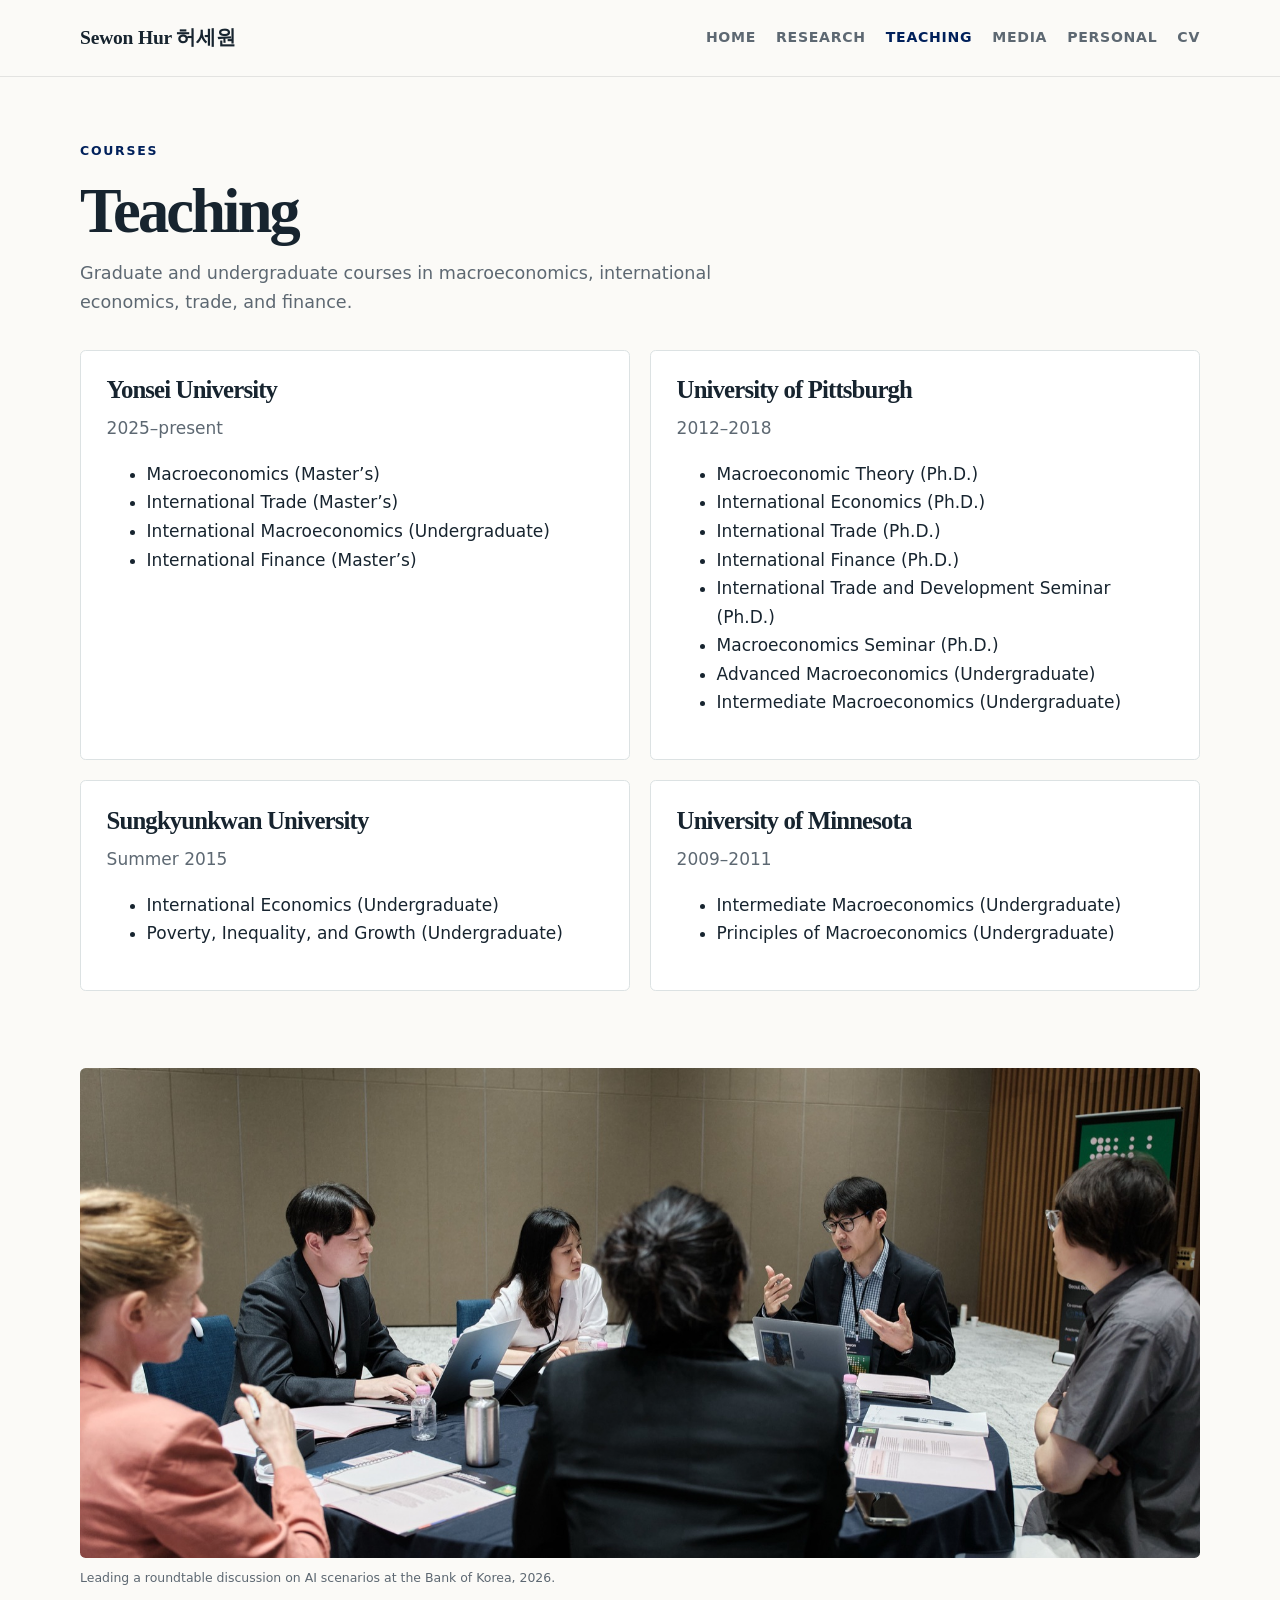
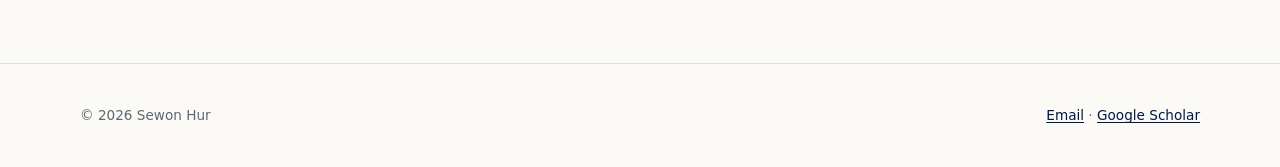
<file: teaching/index.html>
<!doctype html>
<html lang="en">
<head>
  <meta charset="utf-8"><meta name="viewport" content="width=device-width, initial-scale=1">
  <title>Teaching | Sewon Hur</title>
  <meta name="description" content="Courses taught by Sewon Hur at Yonsei University, the University of Pittsburgh, Sungkyunkwan University, and the University of Minnesota.">
  <link rel="canonical" href="https://www.sewonhur.com/teaching/">
  <meta property="og:title" content="Teaching | Sewon Hur"><meta property="og:url" content="https://www.sewonhur.com/teaching/"><meta property="og:type" content="website">
  <meta property="og:description" content="Courses taught by Sewon Hur at Yonsei University and previous institutions.">
  <meta property="og:image" content="https://www.sewonhur.com/assets/sewon-hur-social.jpg">
  <meta property="og:image:width" content="1200"><meta property="og:image:height" content="630">
  <meta property="og:image:alt" content="Sewon Hur speaking at the 2025 Bank of Korea International Conference">
  <meta name="twitter:card" content="summary_large_image"><meta name="twitter:image" content="https://www.sewonhur.com/assets/sewon-hur-social.jpg">
  <link rel="icon" href="/favicon.svg?v=2" type="image/svg+xml">
  <link rel="stylesheet" href="/styles.css">
</head>
<body>
  <a class="skip-link" href="#main">Skip to content</a>
  <header class="site-header"><div class="nav-wrap"><a class="site-name" href="/">Sewon Hur <span lang="ko">허세원</span></a><nav class="site-nav" aria-label="Primary navigation"><a href="/">Home</a><a href="/research/">Research</a><a href="/teaching/" aria-current="page">Teaching</a><a href="/media/">Media</a><a href="/personal/">Personal</a><a href="/assets/Sewon-Hur-CV.pdf">CV</a></nav></div></header>
  <main id="main" class="container">
    <header class="page-header"><p class="eyebrow">Courses</p><h1 class="page-title">Teaching</h1><p class="page-intro">Graduate and undergraduate courses in macroeconomics, international economics, trade, and finance.</p></header>
    <div class="teaching-grid">
      <section class="teaching-card"><h2>Yonsei University</h2><p>2025–present</p><ul><li>Macroeconomics (Master’s)</li><li>International Trade (Master’s)</li><li>International Macroeconomics (Undergraduate)</li><li>International Finance (Master’s)</li></ul></section>
      <section class="teaching-card"><h2>University of Pittsburgh</h2><p>2012–2018</p><ul><li>Macroeconomic Theory (Ph.D.)</li><li>International Economics (Ph.D.)</li><li>International Trade (Ph.D.)</li><li>International Finance (Ph.D.)</li><li>International Trade and Development Seminar (Ph.D.)</li><li>Macroeconomics Seminar (Ph.D.)</li><li>Advanced Macroeconomics (Undergraduate)</li><li>Intermediate Macroeconomics (Undergraduate)</li></ul></section>
      <section class="teaching-card"><h2>Sungkyunkwan University</h2><p>Summer 2015</p><ul><li>International Economics (Undergraduate)</li><li>Poverty, Inequality, and Growth (Undergraduate)</li></ul></section>
      <section class="teaching-card"><h2>University of Minnesota</h2><p>2009–2011</p><ul><li>Intermediate Macroeconomics (Undergraduate)</li><li>Principles of Macroeconomics (Undergraduate)</li></ul></section>
    </div>
    <figure class="page-banner research-footer-photo">
      <img src="/assets/ai-sewon-discussion-web.jpg" width="1800" height="1012" loading="lazy" alt="Sewon Hur speaking to participants seated around a table during an AI scenario workshop in Seoul">
      <figcaption>Leading a roundtable discussion on AI scenarios at the Bank of Korea, 2026.</figcaption>
    </figure>
  </main>
  <footer class="site-footer"><div class="container footer-wrap"><span>© 2026 Sewon Hur</span><span><a href="mailto:sewonhur@yonsei.ac.kr">Email</a> · <a href="https://scholar.google.com/citations?user=Eo81yaMAAAAJ&amp;hl=en">Google Scholar</a></span></div></footer>
</body>
</html>
</file>
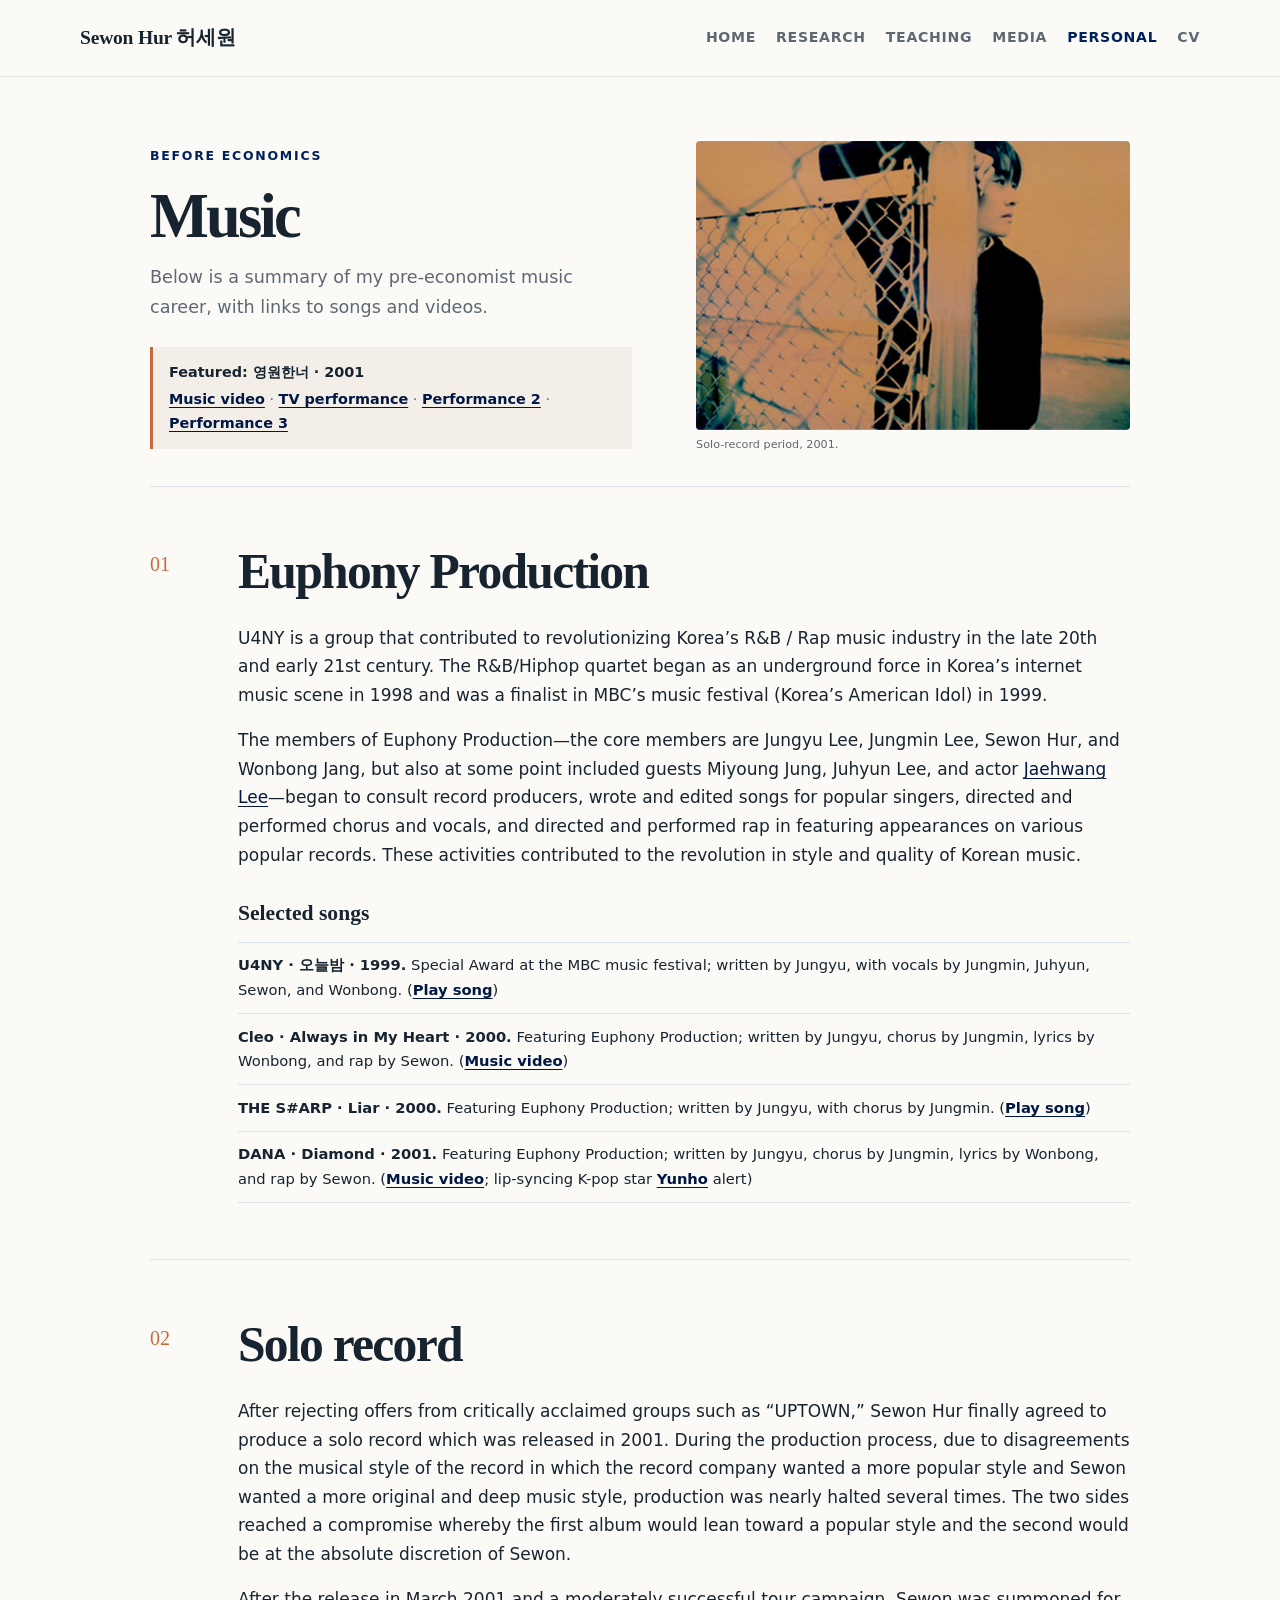
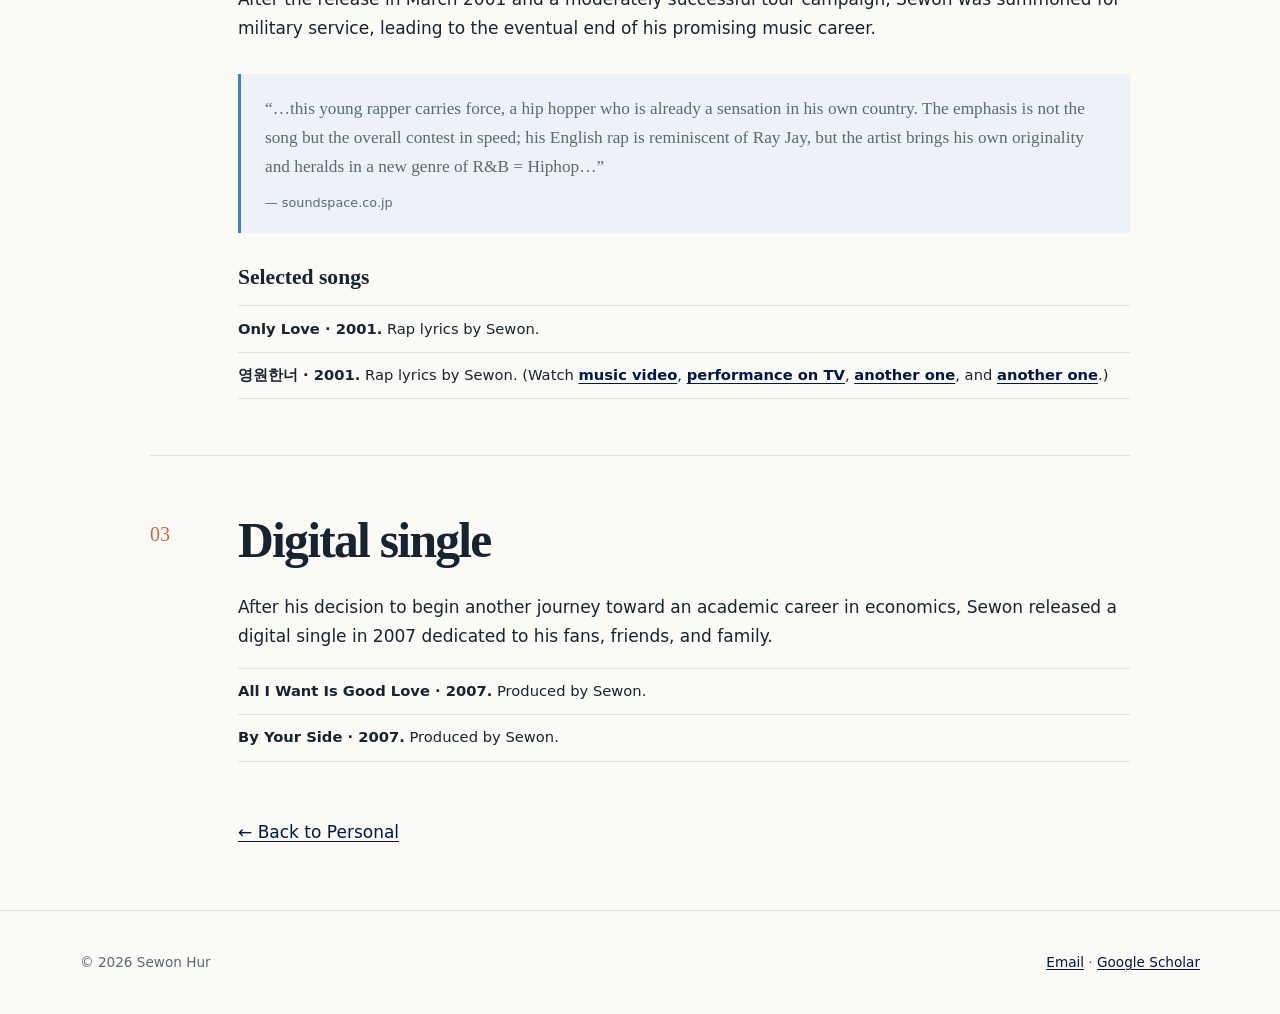
<file: personal/music/index.html>
<!doctype html>
<html lang="en">
<head>
  <meta charset="utf-8">
  <meta name="viewport" content="width=device-width, initial-scale=1">
  <title>Music | Sewon Hur</title>
  <meta name="description" content="Sewon Hur’s pre-economist music career, from Euphony Production to his solo record and digital single.">
  <link rel="canonical" href="https://www.sewonhur.com/personal/music/">
  <meta property="og:title" content="Music | Sewon Hur"><meta property="og:url" content="https://www.sewonhur.com/personal/music/"><meta property="og:type" content="website">
  <meta property="og:description" content="Sewon Hur’s pre-economist music career, from Euphony Production to his solo record and digital single.">
  <meta property="og:image" content="https://www.sewonhur.com/assets/sewon-hur-social.jpg">
  <meta property="og:image:width" content="1200"><meta property="og:image:height" content="630">
  <meta property="og:image:alt" content="Sewon Hur speaking at the 2025 Bank of Korea International Conference">
  <meta name="twitter:card" content="summary_large_image"><meta name="twitter:image" content="https://www.sewonhur.com/assets/sewon-hur-social.jpg">
  <link rel="icon" href="/favicon.svg?v=2" type="image/svg+xml">
  <link rel="stylesheet" href="/styles.css">
</head>
<body>
  <a class="skip-link" href="#main">Skip to content</a>
  <header class="site-header"><div class="nav-wrap"><a class="site-name" href="/">Sewon Hur <span lang="ko">허세원</span></a><nav class="site-nav" aria-label="Primary navigation"><a href="/">Home</a><a href="/research/">Research</a><a href="/teaching/">Teaching</a><a href="/media/">Media</a><a href="/personal/" aria-current="page">Personal</a><a href="/assets/Sewon-Hur-CV.pdf">CV</a></nav></div></header>

  <main id="main" class="container prose-page">
    <header class="page-header music-page-header">
      <div>
        <p class="eyebrow">Before economics</p>
        <h1 class="page-title">Music</h1>
        <p class="page-intro">Below is a summary of my pre-economist music career, with links to songs and videos.</p>
        <aside class="music-highlight" aria-label="Featured music links">
          <strong>Featured: 영원한너 · 2001</strong>
          <span><a href="https://youtu.be/_22hx5yowgc">Music video</a> · <a href="https://www.youtube.com/watch?v=H96c_gNKCYA">TV performance</a> · <a href="https://www.youtube.com/watch?v=aNwUd56b9xI">Performance 2</a> · <a href="https://youtu.be/bWmQpv3K8SY">Performance 3</a></span>
        </aside>
      </div>
      <div class="music-photo-grid" aria-label="Archival music photographs">
        <figure>
          <img src="/assets/music/sewon16.jpg" width="600" height="387" alt="Promotional portrait of Sewon Hur during his solo-record period">
          <figcaption>Solo-record period, 2001.</figcaption>
        </figure>
      </div>
    </header>

    <article class="music-era">
      <div class="era-number">01</div>
      <div class="era-copy">
        <h2>Euphony Production</h2>
        <p>U4NY is a group that contributed to revolutionizing Korea’s R&amp;B / Rap music industry in the late 20th and early 21st century. The R&amp;B/Hiphop quartet began as an underground force in Korea’s internet music scene in 1998 and was a finalist in MBC’s music festival (Korea’s American Idol) in 1999.</p>
        <p>The members of Euphony Production—the core members are Jungyu Lee, Jungmin Lee, Sewon Hur, and Wonbong Jang, but also at some point included guests Miyoung Jung, Juhyun Lee, and actor <a href="https://www.imdb.com/name/nm4639213/">Jaehwang Lee</a>—began to consult record producers, wrote and edited songs for popular singers, directed and performed chorus and vocals, and directed and performed rap in featuring appearances on various popular records. These activities contributed to the revolution in style and quality of Korean music.</p>
        <h3>Selected songs</h3>
        <ul class="track-list">
          <li><p><strong>U4NY · 오늘밤 · 1999.</strong> Special Award at the MBC music festival; written by Jungyu, with vocals by Jungmin, Juhyun, Sewon, and Wonbong. (<a href="https://youtu.be/UsL9I0GS-r8">Play song</a>)</p></li>
          <li><p><strong>Cleo · Always in My Heart · 2000.</strong> Featuring Euphony Production; written by Jungyu, chorus by Jungmin, lyrics by Wonbong, and rap by Sewon. (<a href="https://youtu.be/MGtPQWB0IN0?t=234">Music video</a>)</p></li>
          <li><p><strong>THE S#ARP · Liar · 2000.</strong> Featuring Euphony Production; written by Jungyu, with chorus by Jungmin. (<a href="https://youtu.be/cpT12NHbuzo">Play song</a>)</p></li>
          <li><p><strong>DANA · Diamond · 2001.</strong> Featuring Euphony Production; written by Jungyu, chorus by Jungmin, lyrics by Wonbong, and rap by Sewon. (<a href="https://youtu.be/gkpeDhxkBdk?t=149">Music video</a>; lip-syncing K-pop star <a href="https://en.wikipedia.org/wiki/Yunho">Yunho</a> alert)</p></li>
        </ul>
      </div>
    </article>

    <article class="music-era">
      <div class="era-number">02</div>
      <div class="era-copy">
        <h2>Solo record</h2>
        <p>After rejecting offers from critically acclaimed groups such as “UPTOWN,” Sewon Hur finally agreed to produce a solo record which was released in 2001. During the production process, due to disagreements on the musical style of the record in which the record company wanted a more popular style and Sewon wanted a more original and deep music style, production was nearly halted several times. The two sides reached a compromise whereby the first album would lean toward a popular style and the second would be at the absolute discretion of Sewon.</p>
        <p>After the release in March 2001 and a moderately successful tour campaign, Sewon was summoned for military service, leading to the eventual end of his promising music career.</p>
        <blockquote>“…this young rapper carries force, a hip hopper who is already a sensation in his own country. The emphasis is not the song but the overall contest in speed; his English rap is reminiscent of Ray Jay, but the artist brings his own originality and heralds in a new genre of R&amp;B = Hiphop…” <cite>— soundspace.co.jp</cite></blockquote>
        <h3>Selected songs</h3>
        <ul class="track-list">
          <li><p><strong>Only Love · 2001.</strong> Rap lyrics by Sewon.</p></li>
          <li><p><strong>영원한너 · 2001.</strong> Rap lyrics by Sewon. (Watch <a href="https://youtu.be/_22hx5yowgc">music video</a>, <a href="https://www.youtube.com/watch?v=H96c_gNKCYA">performance on TV</a>, <a href="https://www.youtube.com/watch?v=aNwUd56b9xI">another one</a>, and <a href="https://youtu.be/bWmQpv3K8SY">another one</a>.)</p></li>
        </ul>
      </div>
    </article>

    <article class="music-era">
      <div class="era-number">03</div>
      <div class="era-copy">
        <h2>Digital single</h2>
        <p>After his decision to begin another journey toward an academic career in economics, Sewon released a digital single in 2007 dedicated to his fans, friends, and family.</p>
        <ul class="track-list">
          <li><p><strong>All I Want Is Good Love · 2007.</strong> Produced by Sewon.</p></li>
          <li><p><strong>By Your Side · 2007.</strong> Produced by Sewon.</p></li>
        </ul>
      </div>
    </article>

    <p class="back-link"><a href="/personal/">← Back to Personal</a></p>
  </main>
  <footer class="site-footer"><div class="container footer-wrap"><span>© 2026 Sewon Hur</span><span><a href="mailto:sewonhur@yonsei.ac.kr">Email</a> · <a href="https://scholar.google.com/citations?user=Eo81yaMAAAAJ&amp;hl=en">Google Scholar</a></span></div></footer>
</body>
</html>
</file>
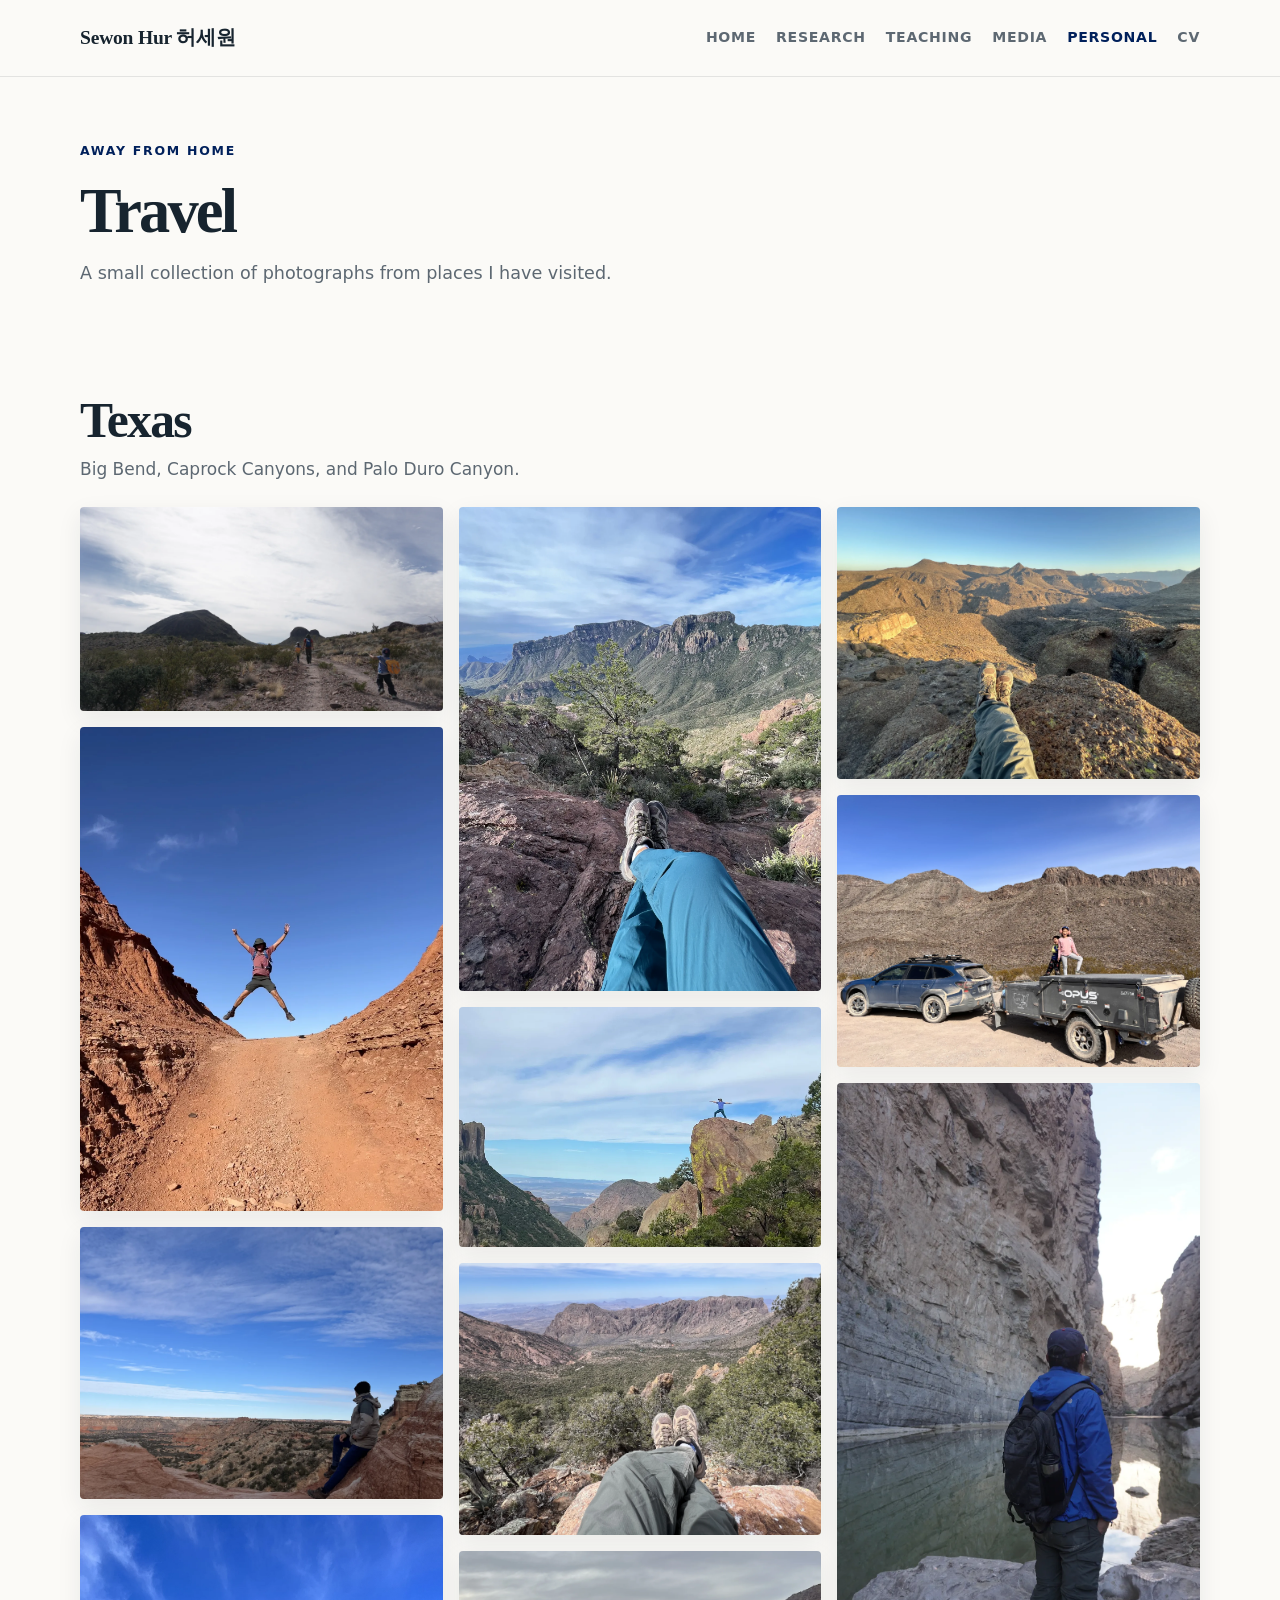
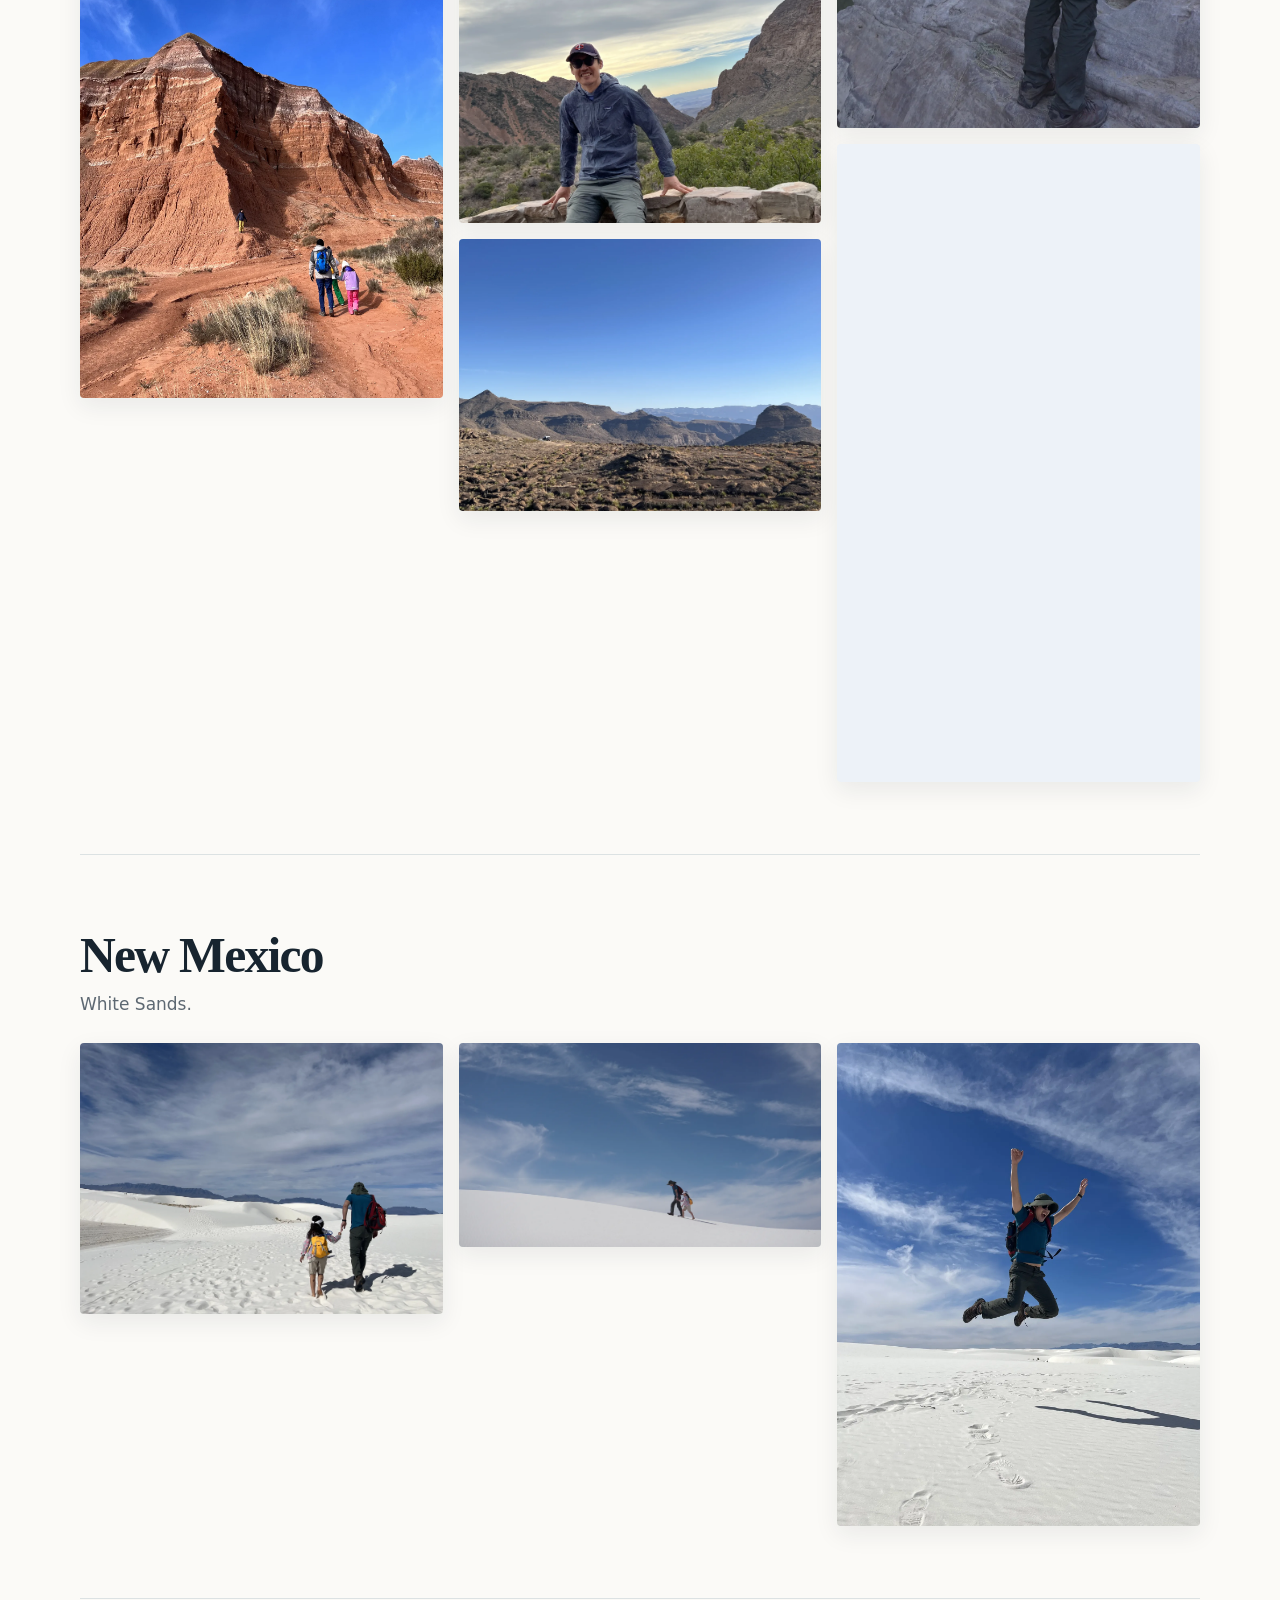
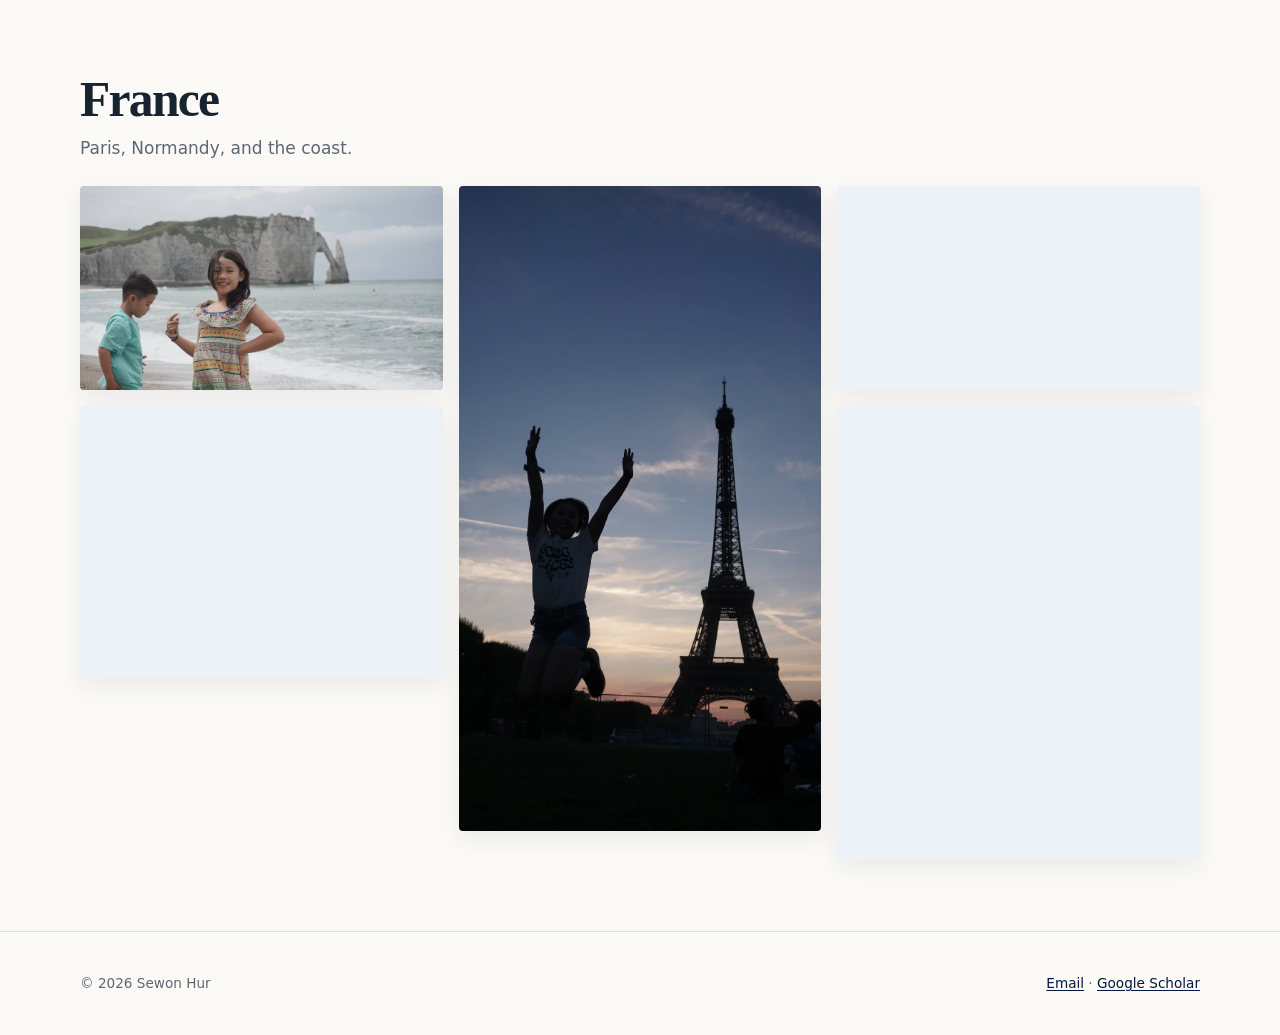
<file: personal/travel/index.html>
<!doctype html>
<html lang="en">
<head>
  <meta charset="utf-8">
  <meta name="viewport" content="width=device-width, initial-scale=1">
  <title>Travel | Sewon Hur</title>
  <meta name="description" content="Travel photographs by Sewon Hur from France, Texas, and New Mexico.">
  <link rel="canonical" href="https://www.sewonhur.com/personal/travel/">
  <meta property="og:title" content="Travel | Sewon Hur">
  <meta property="og:description" content="Photographs from travels in France, Texas, and New Mexico.">
  <meta property="og:url" content="https://www.sewonhur.com/personal/travel/">
  <meta property="og:type" content="website">
  <meta property="og:image" content="https://www.sewonhur.com/assets/travel/texas-mountain-view.webp">
  <meta property="og:image:alt" content="Mountain view in Big Bend, Texas">
  <meta name="twitter:card" content="summary_large_image">
  <meta name="twitter:image" content="https://www.sewonhur.com/assets/travel/texas-mountain-view.webp">
  <link rel="icon" href="/favicon.svg?v=2" type="image/svg+xml">
  <link rel="stylesheet" href="/styles.css">
</head>
<body>
  <a class="skip-link" href="#main">Skip to content</a>
  <header class="site-header"><div class="nav-wrap">
    <a class="site-name" href="/">Sewon Hur <span lang="ko">허세원</span></a>
    <nav class="site-nav" aria-label="Primary navigation"><a href="/">Home</a><a href="/research/">Research</a><a href="/teaching/">Teaching</a><a href="/media/">Media</a><a href="/personal/" aria-current="page">Personal</a><a href="/assets/Sewon-Hur-CV.pdf">CV</a></nav>
  </div></header>

  <main id="main" class="container">
    <header class="page-header">
      <p class="eyebrow">Away from home</p>
      <h1 class="page-title">Travel</h1>
      <p class="page-intro">A small collection of photographs from places I have visited.</p>
    </header>

    <section class="travel-section" aria-labelledby="texas">
      <div class="travel-heading"><h2 id="texas">Texas</h2><p>Big Bend, Caprock Canyons, and Palo Duro Canyon.</p></div>
      <div class="travel-gallery">
        <figure class="travel-photo"><img src="/assets/travel/texas-desert-trail.webp" width="1800" height="1013" alt="Hikers crossing a desert trail in West Texas" fetchpriority="high" decoding="async"></figure>
        <figure class="travel-photo"><img src="/assets/travel/texas-canyon-jump.webp" width="1350" height="1800" alt="Jumping above a red-rock trail in Texas" loading="lazy" decoding="async"></figure>
        <figure class="travel-photo"><img src="/assets/travel/texas-overlook.webp" width="1800" height="1350" alt="Resting at a wide red-rock overlook in Texas" loading="lazy" decoding="async"></figure>
        <figure class="travel-photo"><img src="/assets/travel/texas-red-rock.webp" width="1350" height="1800" alt="Hikers among red-rock formations in Texas" loading="lazy" decoding="async"></figure>
        <figure class="travel-photo"><img src="/assets/travel/texas-camp.webp" width="1350" height="1800" alt="Looking toward the mountains from a campsite in Big Bend" loading="lazy" decoding="async"></figure>
        <figure class="travel-photo"><img src="/assets/travel/texas-pinnacle.webp" width="1440" height="953" alt="Standing on a rocky pinnacle above a Big Bend valley" loading="lazy" decoding="async"></figure>
        <figure class="travel-photo"><img src="/assets/travel/texas-mountain-view.webp" width="1800" height="1350" alt="A mountain panorama in Big Bend" loading="lazy" decoding="async"></figure>
        <figure class="travel-photo"><img src="/assets/travel/texas-mountain-seat.webp" width="1800" height="1350" alt="Sitting beneath the mountains in Big Bend" loading="lazy" decoding="async"></figure>
        <figure class="travel-photo"><img src="/assets/travel/texas-desert-range.webp" width="1800" height="1350" alt="A desert mountain range under a clear blue sky" loading="lazy" decoding="async"></figure>
        <figure class="travel-photo"><img src="/assets/travel/texas-sunset.webp" width="1800" height="1350" alt="Watching late-afternoon light spread across the desert" loading="lazy" decoding="async"></figure>
        <figure class="travel-photo"><img src="/assets/travel/texas-camper.webp" width="1800" height="1350" alt="A car and camping trailer beneath a rocky Texas ridge" loading="lazy" decoding="async"></figure>
        <figure class="travel-photo"><img src="/assets/travel/texas-canyon-water.webp" width="1013" height="1800" alt="Standing beside water between steep canyon walls" loading="lazy" decoding="async"></figure>
        <figure class="travel-photo"><img src="/assets/travel/texas-canyon-portrait.webp" width="1022" height="1800" alt="Standing on a rock inside a narrow Texas canyon" loading="lazy" decoding="async"></figure>
      </div>
    </section>

    <section class="travel-section" aria-labelledby="new-mexico">
      <div class="travel-heading"><h2 id="new-mexico">New Mexico</h2><p>White Sands.</p></div>
      <div class="travel-gallery">
        <figure class="travel-photo"><img src="/assets/travel/new-mexico-white-sands-walk.webp" width="1800" height="1350" alt="Walking with children across the white dunes" loading="lazy" decoding="async"></figure>
        <figure class="travel-photo"><img src="/assets/travel/new-mexico-dune-run.webp" width="1800" height="1013" alt="Running along a dune at White Sands" loading="lazy" decoding="async"></figure>
        <figure class="travel-photo"><img src="/assets/travel/new-mexico-white-sands-jump.webp" width="1350" height="1800" alt="Jumping above the dunes at White Sands" loading="lazy" decoding="async"></figure>
      </div>
    </section>

    <section class="travel-section" aria-labelledby="france">
      <div class="travel-heading"><h2 id="france">France</h2><p>Paris, Normandy, and the coast.</p></div>
      <div class="travel-gallery">
        <figure class="travel-photo"><img src="/assets/travel/france-etretat.webp" width="1800" height="1013" alt="Children on the beach beneath the cliffs at Étretat" loading="lazy" decoding="async"></figure>
        <figure class="travel-photo"><img src="/assets/travel/france-mont-saint-michel-family.webp" width="1800" height="1350" alt="Sewon Hur and his children in front of Mont-Saint-Michel" loading="lazy" decoding="async"></figure>
        <figure class="travel-photo"><img src="/assets/travel/france-eiffel-jump.webp" width="1013" height="1800" alt="Silhouette jumping in front of the Eiffel Tower" loading="lazy" decoding="async"></figure>
        <figure class="travel-photo"><img src="/assets/travel/france-eiffel-dusk.webp" width="1800" height="1013" alt="The illuminated Eiffel Tower at dusk" loading="lazy" decoding="async"></figure>
        <figure class="travel-photo"><img src="/assets/travel/france-eiffel-evening.webp" width="1045" height="1304" alt="The Eiffel Tower glowing above Paris at night" loading="lazy" decoding="async"></figure>
      </div>
    </section>
  </main>

  <footer class="site-footer"><div class="container footer-wrap"><span>© 2026 Sewon Hur</span><span><a href="mailto:sewonhur@yonsei.ac.kr">Email</a> · <a href="https://scholar.google.com/citations?user=Eo81yaMAAAAJ&amp;hl=en">Google Scholar</a></span></div></footer>
</body>
</html>
</file>
<file: styles.css>
:root {
  --ink: #17242f;
  --muted: #5d6872;
  --paper: #fbfaf7;
  --surface: #ffffff;
  --line: #dce2e3;
  --accent: #00205b;
  --accent-dark: #001744;
  --accent-sub: #407ec9;
  --warm: #c66a3d;
  --max-width: 1120px;
  --shadow: 0 18px 50px rgba(23, 36, 47, 0.09);
}

* {
  box-sizing: border-box;
}

html {
  scroll-behavior: smooth;
  scroll-padding-top: 90px;
}

body {
  margin: 0;
  color: var(--ink);
  background: var(--paper);
  font-family: ui-sans-serif, system-ui, -apple-system, BlinkMacSystemFont, "Segoe UI", sans-serif;
  font-size: 17px;
  line-height: 1.68;
  text-rendering: optimizeLegibility;
}

a {
  color: var(--accent-dark);
  text-decoration-thickness: 1px;
  text-underline-offset: 0.18em;
}

a:hover {
  color: var(--warm);
}

img {
  display: block;
  max-width: 100%;
  height: auto;
}

.skip-link {
  position: fixed;
  z-index: 100;
  top: 0.75rem;
  left: 0.75rem;
  padding: 0.65rem 0.9rem;
  transform: translateY(-160%);
  color: white;
  background: var(--ink);
}

.skip-link:focus {
  transform: translateY(0);
}

.site-header {
  position: sticky;
  z-index: 50;
  top: 0;
  border-bottom: 1px solid rgba(23, 36, 47, 0.1);
  background: rgba(251, 250, 247, 0.94);
  -webkit-backdrop-filter: blur(8px);
  backdrop-filter: blur(8px);
}

.nav-wrap {
  width: min(var(--max-width), calc(100% - 2rem));
  min-height: 76px;
  margin-inline: auto;
  display: flex;
  align-items: center;
  justify-content: space-between;
  gap: 1.5rem;
}

.site-name {
  color: var(--ink);
  font-family: Georgia, "Times New Roman", serif;
  font-size: 1.22rem;
  font-weight: 700;
  letter-spacing: -0.01em;
  text-decoration: none;
  white-space: nowrap;
}

.site-nav {
  display: flex;
  flex-wrap: wrap;
  align-items: center;
  justify-content: flex-end;
  gap: 0.35rem 1.25rem;
}

.site-nav a {
  color: var(--muted);
  font-size: 0.88rem;
  font-weight: 700;
  letter-spacing: 0.05em;
  text-decoration: none;
  text-transform: uppercase;
}

.site-nav a[aria-current="page"],
.site-nav a:hover {
  color: var(--accent);
}

main {
  min-height: calc(100vh - 220px);
}

.container {
  width: min(var(--max-width), calc(100% - 2rem));
  margin-inline: auto;
}

.hero {
  padding: clamp(2.4rem, 5vw, 4.5rem) 0 clamp(2.5rem, 5vw, 4.5rem);
}

.hero-grid {
  display: grid;
  grid-template-columns: minmax(0, 1.4fr) minmax(260px, 0.65fr);
  gap: clamp(2.5rem, 7vw, 6rem);
  align-items: start;
}

.eyebrow {
  margin: 0 0 0.8rem;
  color: var(--accent);
  font-size: 0.78rem;
  font-weight: 800;
  letter-spacing: 0.14em;
  text-transform: uppercase;
}

h1,
h2,
h3 {
  color: var(--ink);
  font-family: Georgia, "Times New Roman", serif;
  font-weight: 700;
  line-height: 1.15;
}

h1 {
  max-width: 800px;
  margin: 0;
  font-size: clamp(3rem, 8vw, 6.4rem);
  letter-spacing: -0.055em;
}

.hero h1 span[lang="ko"] {
  display: block;
  margin-top: 0.08em;
  font-size: 0.62em;
  letter-spacing: -0.035em;
}

.page-title {
  font-size: clamp(2.35rem, 5vw, 3.9rem);
  letter-spacing: -0.045em;
}

h2 {
  margin: 0 0 1.25rem;
  font-size: clamp(2rem, 4vw, 3.1rem);
  letter-spacing: -0.035em;
}

h3 {
  margin: 0 0 0.45rem;
  font-size: 1.35rem;
}

.hero-role {
  max-width: 720px;
  margin: 1.4rem 0 0;
  font-family: Georgia, "Times New Roman", serif;
  font-size: clamp(1.35rem, 3vw, 2rem);
  line-height: 1.4;
}

.hero-focus {
  max-width: 680px;
  margin: 1.1rem 0 0;
  color: var(--muted);
  font-size: 1.06rem;
}

.actions {
  display: flex;
  flex-wrap: wrap;
  gap: 0.75rem;
  margin-top: 2rem;
}

.button {
  display: inline-flex;
  align-items: center;
  justify-content: center;
  min-height: 46px;
  padding: 0.62rem 1rem;
  border: 1px solid var(--accent);
  border-radius: 999px;
  color: white;
  background: var(--accent);
  font-size: 0.9rem;
  font-weight: 750;
  text-decoration: none;
}

.button:hover {
  border-color: var(--accent-dark);
  color: white;
  background: var(--accent-dark);
}

.button.secondary {
  color: var(--accent-dark);
  background: transparent;
}

.button.secondary:hover {
  color: white;
  background: var(--accent-dark);
}

.portrait-frame {
  position: relative;
  width: min(100%, 390px);
  margin-inline: auto;
}

.portrait-frame::before {
  position: absolute;
  z-index: -1;
  inset: -1.15rem 1.15rem 1.15rem -1.15rem;
  border-radius: 0.25rem;
  background: #e3eaf4;
  content: "";
}

.portrait-frame img {
  width: 100%;
  aspect-ratio: 3 / 4;
  border-radius: 0.25rem;
  box-shadow: var(--shadow);
  object-fit: cover;
  object-position: center 20%;
}

.section {
  padding: clamp(3.5rem, 7vw, 6rem) 0;
}

.section-rule {
  border-top: 1px solid var(--line);
}

.section-heading {
  display: grid;
  grid-template-columns: 0.45fr 1fr;
  gap: 2rem;
  align-items: start;
  margin-bottom: 2rem;
}

.section-heading p {
  max-width: 680px;
  margin: 0;
  color: var(--muted);
}

.feature-card {
  display: grid;
  grid-template-columns: minmax(0, 1fr) minmax(260px, 0.75fr);
  overflow: hidden;
  border: 1px solid var(--line);
  border-radius: 0.5rem;
  background: var(--surface);
  box-shadow: var(--shadow);
}

.feature-copy {
  padding: clamp(1.5rem, 4vw, 3rem);
}

.feature-copy h3 {
  font-size: clamp(1.7rem, 3vw, 2.35rem);
}

.status {
  display: inline-block;
  margin-bottom: 1rem;
  padding: 0.25rem 0.55rem;
  border-radius: 0.2rem;
  color: var(--accent-dark);
  background: #e7eef8;
  font-size: 0.76rem;
  font-weight: 800;
  letter-spacing: 0.04em;
  text-transform: uppercase;
}

.authors,
.citation,
.meta {
  color: var(--muted);
}

.paper-links {
  display: flex;
  flex-wrap: wrap;
  gap: 0.55rem 1rem;
  margin-top: 1.15rem;
  font-size: 0.92rem;
  font-weight: 750;
}

.feature-figure {
  display: flex;
  flex-direction: column;
  justify-content: center;
  padding: 1.5rem;
  background: #edf2f8;
}

.feature-figure img {
  width: 100%;
}

figcaption {
  margin-top: 0.8rem;
  color: var(--muted);
  font-size: 0.78rem;
  line-height: 1.45;
}

.bio-grid {
  display: grid;
  grid-template-columns: 1.2fr 0.65fr;
  gap: clamp(2rem, 6vw, 5rem);
}

.contact-card {
  padding: 1.5rem;
  border-top: 3px solid var(--accent-sub);
  background: var(--surface);
}

.contact-card p {
  margin: 0.35rem 0;
}

.page-header {
  padding: clamp(2.4rem, 5vw, 4rem) 0 2rem;
}

.page-intro {
  max-width: 730px;
  margin: 0.75rem 0 0;
  color: var(--muted);
  font-size: 1.1rem;
}

.page-banner {
  margin: 0 0 clamp(3rem, 6vw, 5rem);
}

.page-banner img {
  width: 100%;
  aspect-ratio: 16 / 7;
  border-radius: 0.35rem;
  object-fit: cover;
  object-position: center 54%;
}

.page-banner figcaption {
  margin-top: 0.65rem;
}

.research-footer-photo {
  margin-top: clamp(3rem, 6vw, 5rem);
}

.research-section {
  padding: 2.5rem 0;
  border-top: 1px solid var(--line);
}

.research-list {
  list-style: none;
  margin: 0;
  padding: 0;
}

.research-item {
  display: grid;
  grid-template-columns: 2.5rem 1fr;
  gap: 1rem;
  padding: 1.7rem 0;
  border-bottom: 1px solid var(--line);
}

.research-item:last-child {
  border-bottom: 0;
}

.item-number {
  color: var(--warm);
  font-family: Georgia, "Times New Roman", serif;
  font-size: 1.2rem;
  font-variant-numeric: tabular-nums;
}

.research-item p {
  margin: 0.25rem 0;
}

.paper-abstract {
  max-width: 78ch;
  margin-top: 0.8rem;
  color: var(--muted);
}

.paper-abstract-toggle,
.snapshot-next {
  margin: 0;
  padding: 0;
  border: 0;
  color: var(--accent-dark);
  background: none;
  cursor: pointer;
  font: inherit;
  font-weight: inherit;
  text-decoration: underline;
  text-decoration-thickness: 1px;
  text-underline-offset: 0.18em;
}

.paper-abstract-toggle:hover,
.snapshot-next:hover {
  color: var(--warm);
}

.snapshot {
  max-width: 680px;
  margin: 0 0 2.25rem;
}

.snapshot img {
  width: 100%;
  aspect-ratio: 3 / 2;
  border-radius: 0.35rem;
  background: var(--line);
  object-fit: cover;
}

.snapshot figcaption {
  display: flex;
  flex-wrap: wrap;
  justify-content: space-between;
  gap: 0.35rem 1rem;
}

.snapshot-next {
  white-space: nowrap;
  font-size: inherit;
}

.research-item .paper-abstract p {
  margin: 0;
  font-size: 0.92rem;
  line-height: 1.65;
}

.research-title {
  color: var(--ink);
  font-family: Georgia, "Times New Roman", serif;
  font-size: 1.24rem;
  font-weight: 700;
  line-height: 1.4;
  text-decoration: none;
}

.research-title:hover {
  color: var(--accent);
}

.compact-list {
  margin: 0;
  padding-left: 1.25rem;
}

.compact-list li {
  margin-bottom: 0.9rem;
}

.travel-section {
  padding: clamp(2.5rem, 6vw, 4.5rem) 0;
  border-top: 1px solid var(--line);
}

.travel-section:first-of-type {
  border-top: 0;
}

.travel-heading {
  margin-bottom: 1.5rem;
}

.travel-heading h2 {
  margin-bottom: 0.35rem;
}

.travel-heading p {
  max-width: 60ch;
  margin: 0;
  color: var(--muted);
}

.travel-gallery {
  columns: 3 280px;
  column-gap: 1rem;
}

.travel-photo {
  margin: 0 0 1rem;
  break-inside: avoid;
}

.travel-photo img {
  width: 100%;
  border-radius: 0.25rem;
  background: #edf2f8;
  box-shadow: 0 8px 24px rgba(23, 36, 47, 0.08);
}

.teaching-grid {
  display: grid;
  grid-template-columns: repeat(2, minmax(0, 1fr));
  gap: 1.25rem;
}

.teaching-card {
  padding: 1.6rem;
  border: 1px solid var(--line);
  border-radius: 0.35rem;
  background: var(--surface);
}

.teaching-card h2 {
  font-size: 1.55rem;
}

.teaching-card p {
  margin: -0.65rem 0 1rem;
  color: var(--muted);
}

.link-grid {
  display: grid;
  grid-template-columns: repeat(2, minmax(0, 1fr));
  gap: 1rem;
  margin: 0;
  padding: 0;
  list-style: none;
}

.link-card {
  display: flex;
  min-width: 0;
  padding: 1.2rem 1.3rem;
  border: 1px solid var(--line);
  border-radius: 0.35rem;
  flex-direction: column;
  background: var(--surface);
}

.link-card:hover {
  border-color: var(--accent-sub);
}

.link-card a {
  color: var(--ink);
  text-decoration: none;
}

.link-card a:hover {
  color: var(--accent-dark);
  text-decoration: underline;
}

.link-card p {
  margin: 0;
  color: var(--muted);
  font-size: 0.88rem;
}

.name-grid {
  display: grid;
  grid-template-columns: repeat(3, minmax(0, 1fr));
  gap: 0;
  border-top: 1px solid var(--line);
}

.name-grid > * {
  min-width: 0;
  padding: 0.85rem 0.8rem 0.85rem 0;
  border-bottom: 1px solid var(--line);
  overflow-wrap: anywhere;
}

.prose-page {
  max-width: 980px;
}

.music-page-header {
  display: grid;
  grid-template-columns: minmax(0, 1fr) minmax(320px, 0.9fr);
  gap: clamp(2rem, 5vw, 4rem);
  align-items: center;
}

.music-photo-grid {
  display: grid;
  grid-template-columns: minmax(0, 1fr);
  gap: 0.7rem;
  align-items: start;
  justify-self: end;
  width: min(100%, 460px);
}

.music-photo-grid figure {
  min-width: 0;
  margin: 0;
}

.music-photo-grid img {
  width: 100%;
  aspect-ratio: 3 / 2;
  border-radius: 0.25rem;
  object-fit: cover;
}

.music-photo-grid figcaption {
  margin-top: 0.45rem;
  font-size: 0.7rem;
}

.music-highlight {
  display: flex;
  max-width: 760px;
  margin-top: 1.5rem;
  padding: 0.85rem 1rem;
  border-left: 3px solid var(--warm);
  flex-direction: column;
  gap: 0.15rem;
  background: #f4eee8;
  font-size: 0.9rem;
}

.music-highlight span {
  color: var(--muted);
}

.music-era {
  display: grid;
  grid-template-columns: 4rem minmax(0, 1fr);
  gap: 1.5rem;
  padding: clamp(2.25rem, 5vw, 3.5rem) 0;
  border-top: 1px solid var(--line);
}

.era-number {
  padding-top: 0.35rem;
  color: var(--warm);
  font-family: Georgia, "Times New Roman", serif;
  font-size: 1.25rem;
}

.era-copy h2 {
  margin-bottom: 1.5rem;
}

.era-copy h3 {
  margin-top: 2rem;
}

blockquote {
  margin: 2rem 0;
  padding: 1.2rem 1.5rem;
  border-left: 3px solid var(--accent-sub);
  color: var(--muted);
  background: #edf2f8;
  font-family: Georgia, "Times New Roman", serif;
  font-size: 1.08rem;
}

blockquote cite {
  display: block;
  margin-top: 0.7rem;
  font-family: ui-sans-serif, system-ui, sans-serif;
  font-size: 0.8rem;
  font-style: normal;
}

.track-list {
  margin: 1rem 0 0;
  padding: 0;
  list-style: none;
  border-top: 1px solid var(--line);
}

.track-list li {
  display: block;
  padding: 0.65rem 0;
  border-bottom: 1px solid var(--line);
}

.track-list li p {
  margin: 0;
  font-size: 0.92rem;
}

.track-list a,
.music-highlight a {
  font-weight: 750;
}

.back-link {
  margin: 0 0 4rem 5.5rem;
}

.site-footer {
  padding: 2.5rem 0;
  border-top: 1px solid var(--line);
  color: var(--muted);
  font-size: 0.85rem;
}

.footer-wrap {
  display: flex;
  flex-wrap: wrap;
  justify-content: space-between;
  gap: 0.5rem 2rem;
}

:focus-visible {
  outline: 3px solid var(--accent-sub);
  outline-offset: 3px;
}

@media (max-width: 760px) {
  body {
    font-size: 16px;
  }

  .nav-wrap {
    align-items: flex-start;
    flex-direction: column;
    gap: 0.5rem;
    padding: 1rem 0;
  }

  .site-nav {
    justify-content: flex-start;
    gap: 0.4rem 0.9rem;
  }

  .site-nav a {
    font-size: 0.76rem;
  }

  .hero-grid,
  .feature-card,
  .section-heading,
  .bio-grid,
  .teaching-grid,
  .link-grid,
  .music-page-header {
    grid-template-columns: minmax(0, 1fr);
  }

  .hero-copy,
  .feature-copy,
  .feature-figure,
  .section-heading > *,
  .bio-grid > *,
  .teaching-card,
  .research-item article {
    min-width: 0;
  }

  .hero-copy {
    order: 1;
  }

  .portrait-frame {
    order: 2;
    width: min(82%, 330px);
    margin-top: 1rem;
  }

  .section-heading {
    gap: 0;
  }

  .feature-figure {
    padding: 1rem;
  }

  .research-item {
    grid-template-columns: 2rem 1fr;
    gap: 0.55rem;
  }

  .name-grid {
    grid-template-columns: repeat(2, minmax(0, 1fr));
  }

  .music-era {
    grid-template-columns: 2rem minmax(0, 1fr);
    gap: 0.7rem;
  }

  .page-banner img {
    aspect-ratio: 16 / 10;
  }

  .back-link {
    margin-left: 2.7rem;
  }
}

@media (prefers-reduced-motion: reduce) {
  html {
    scroll-behavior: auto;
  }
}
</file>
